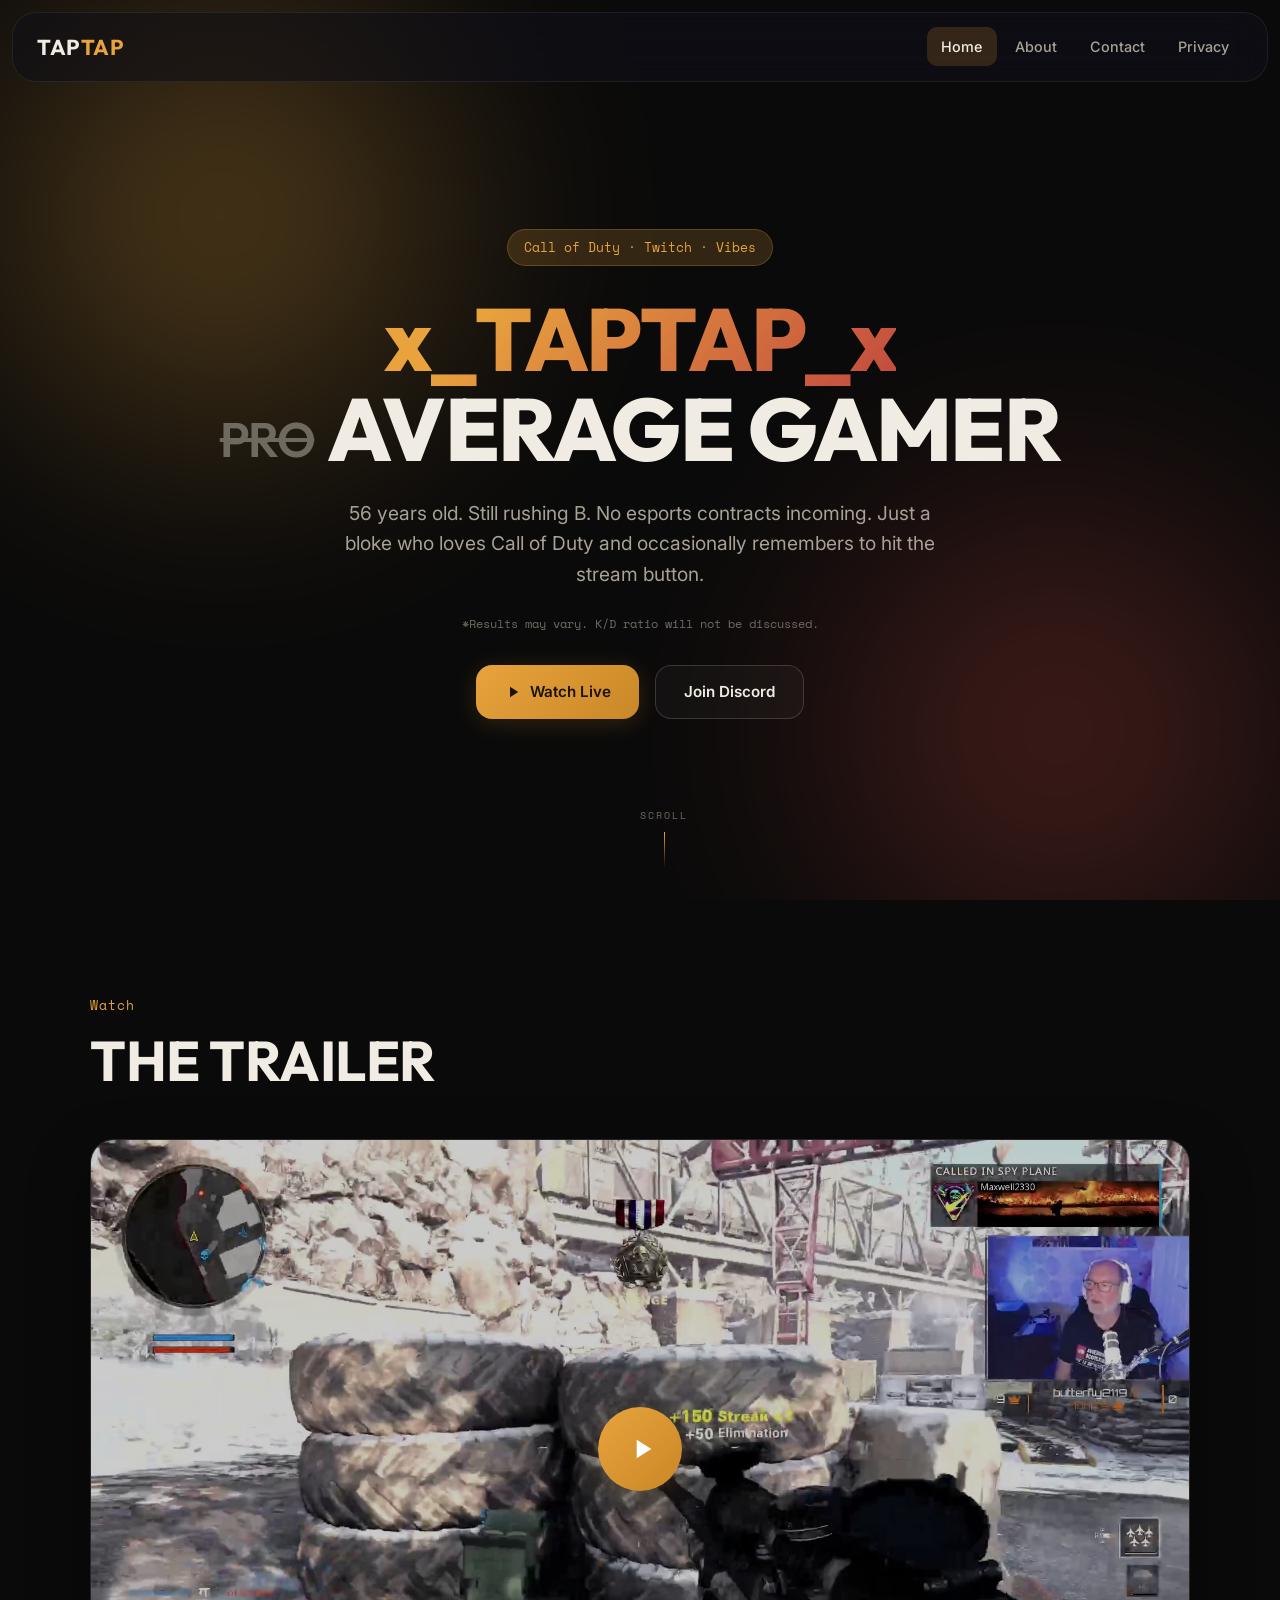
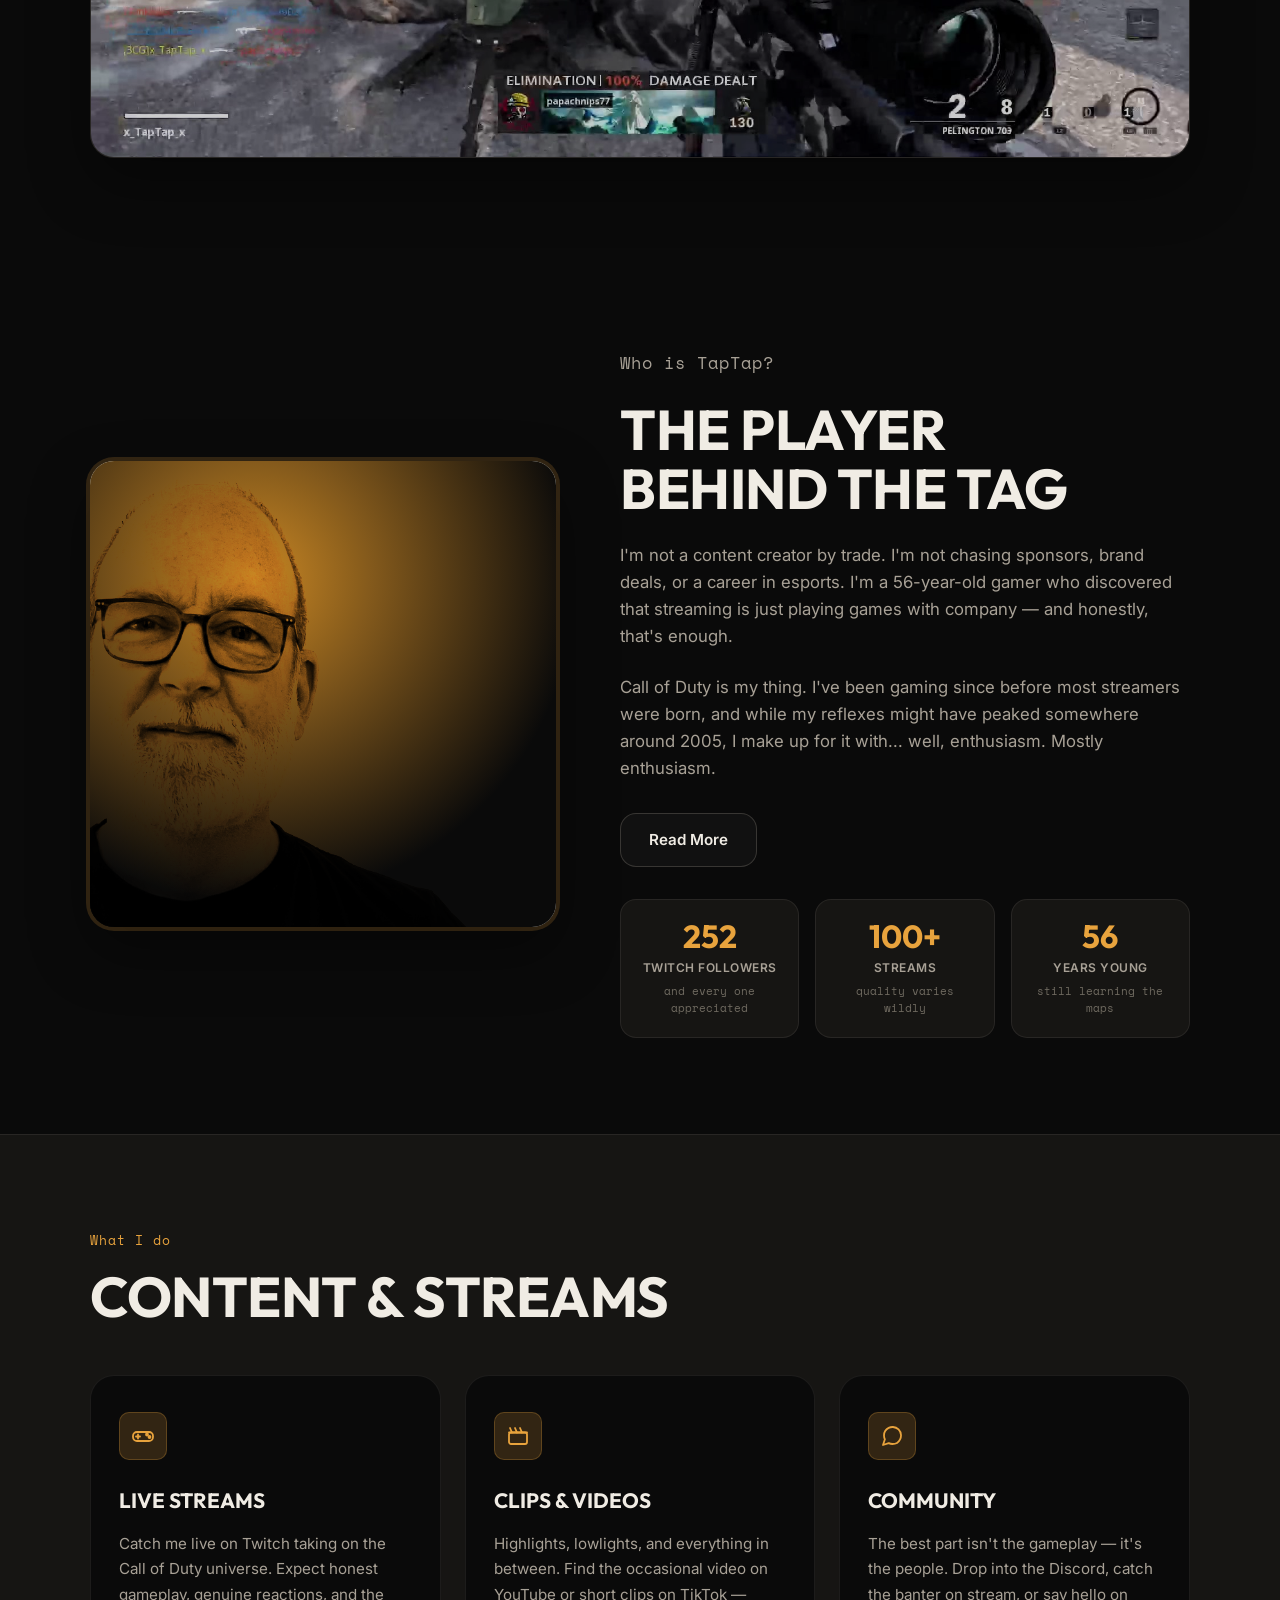
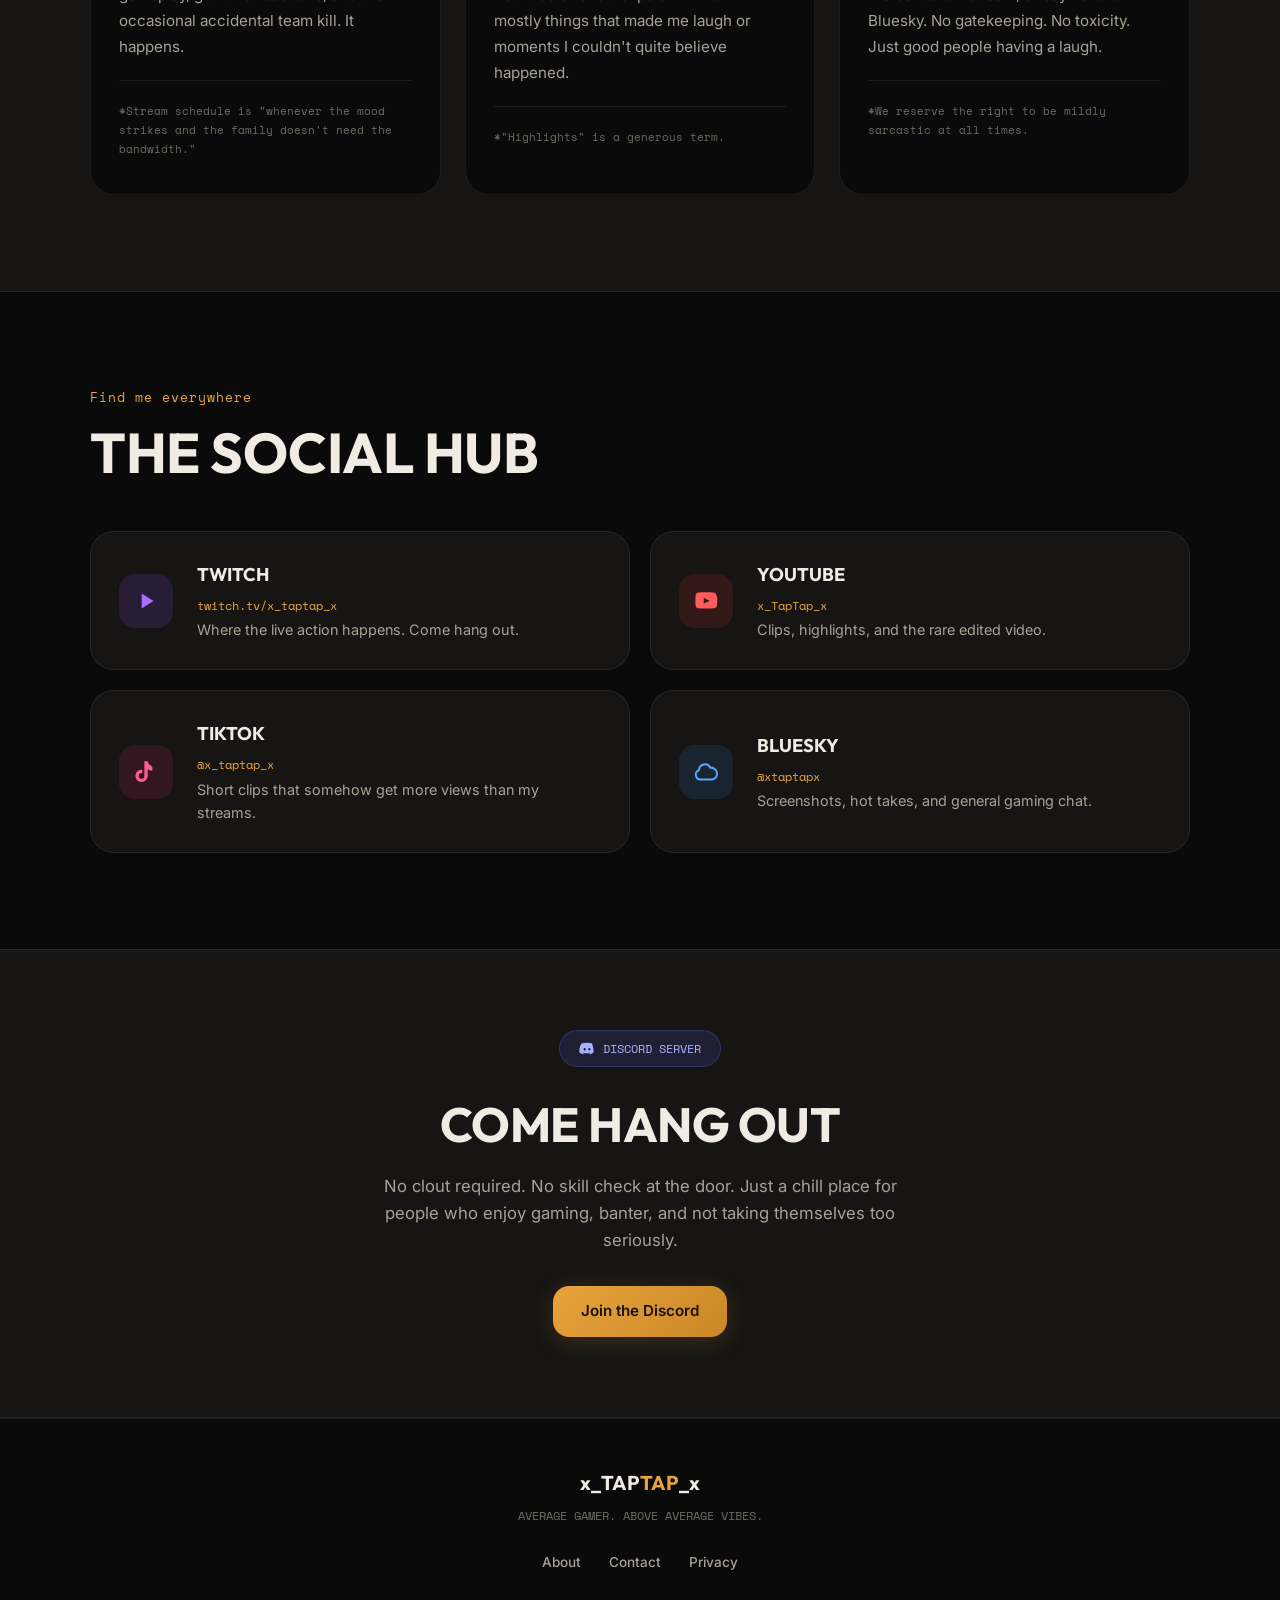
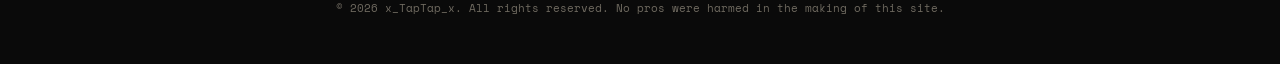
<file: index.html>
<!DOCTYPE html>
<html lang="en">
<head>
  <meta charset="UTF-8">
  <meta name="viewport" content="width=device-width, initial-scale=1.0">
  <title>x_TapTap_x — Average Gamer. Above Average Vibes.</title>
  <meta name="description" content="x_TapTap_x is a 56-year-old Call of Duty streamer on Twitch. No esports contracts, no sponsors — just honest gameplay, a chill Discord, and above average vibes.">
  <meta name="theme-color" content="#0a0a0a">

  <!-- Open Graph / Twitter -->
  <meta property="og:type" content="website">
  <meta property="og:title" content="x_TapTap_x — Average Gamer. Above Average Vibes.">
  <meta property="og:description" content="56 years old. Still rushing B. A Call of Duty streamer with no esports contracts incoming — just genuine gameplay and a good community.">
  <meta property="og:image" content="https://www.xtaptapx.com/itsyerman2.jpg">
  <meta property="og:url" content="https://www.xtaptapx.com/">
  <meta name="twitter:card" content="summary_large_image">
  <meta name="twitter:title" content="x_TapTap_x — Average Gamer. Above Average Vibes.">
  <meta name="twitter:description" content="56 years old. Still rushing B. A Call of Duty streamer with no esports contracts incoming — just genuine gameplay and a good community.">
  <meta name="twitter:image" content="https://www.xtaptapx.com/itsyerman2.jpg">

  <link rel="preconnect" href="https://fonts.googleapis.com">
  <link rel="preconnect" href="https://fonts.gstatic.com" crossorigin>
  <link href="https://fonts.googleapis.com/css2?family=Outfit:wght@400;500;600;700;800&family=Inter:wght@400;500;600;700&family=Space+Mono&display=swap" rel="stylesheet">
  <link rel="stylesheet" href="styles.css">

  <link rel="icon" type="image/png" sizes="256x256" href="/profile-small.png">
  <link rel="apple-touch-icon" href="/profile-small.png">
</head>
<body>

<a href="#main" class="skip-link">Skip to content</a>

<!-- NAV -->
<nav id="navbar">
  <a href="index.html" class="nav-brand">TAP<span>TAP</span></a>
  <ul class="nav-links" id="navLinks">
    <li><a href="index.html" class="active">Home</a></li>
    <li><a href="about.html">About</a></li>
    <li><a href="contact.html">Contact</a></li>
    <li><a href="privacy.html">Privacy</a></li>
  </ul>
  <button class="hamburger" id="hamburger" aria-label="Toggle menu" aria-expanded="false" aria-controls="navLinks">
    <span></span><span></span><span></span>
  </button>
</nav>

<main id="main">

<!-- HERO -->
<section class="hero" id="hero">
  <div class="ambient" aria-hidden="true"></div>
  <div class="hero-content">
    <p class="hero-tag">Call of Duty &middot; Twitch &middot; Vibes</p>
    <h1 class="hero-title">
      <span class="accent">x_TAPTAP_x</span><br>
      <span class="strike">PRO</span> AVERAGE GAMER
    </h1>
    <p class="hero-sub">
      56 years old. Still rushing B. No esports contracts incoming.
      Just a bloke who loves Call of Duty and occasionally remembers to hit the stream button.
    </p>
    <p class="hero-disclaimer">*Results may vary. K/D ratio will not be discussed.</p>
    <div class="hero-buttons">
      <a href="https://www.twitch.tv/x_taptap_x" target="_blank" rel="noopener" class="btn btn-primary">
        <svg viewBox="0 0 24 24" fill="currentColor" aria-hidden="true"><path d="M8 5v14l11-7z"/></svg>
        Watch Live
      </a>
      <a href="https://discord.gg/29JPRXPQ" target="_blank" rel="noopener" class="btn btn-outline">Join Discord</a>
    </div>
  </div>
  <div class="scroll-indicator">
    <span>Scroll</span>
    <div class="scroll-line"></div>
  </div>
</section>

<!-- TRAILER -->
<section class="trailer" id="trailer">
  <div class="container">
    <p class="section-label reveal">Watch</p>
    <h2 class="section-title reveal">THE TRAILER</h2>
    <div class="trailer-player reveal" id="trailerPlayer">
      <img src="video/trailer-poster.jpg" alt="x_TapTap_x channel trailer preview" class="trailer-poster" width="1920" height="1080" loading="lazy">
      <button class="trailer-play" id="trailerPlayBtn" type="button" aria-label="Play channel trailer">
        <svg viewBox="0 0 24 24" fill="currentColor" aria-hidden="true"><path d="M8 5v14l11-7z"/></svg>
      </button>
    </div>
  </div>
</section>

<!-- ABOUT -->
<section class="about" id="about">
  <div class="container">
    <div class="about-grid">
      <div class="about-avatar">
        <img src="itsyerman2.jpg" alt="x_TapTap_x at his gaming setup" width="827" height="674" loading="eager" decoding="async">
      </div>
      <div class="about-text">
        <p class="section-label reveal">Who is TapTap?</p>
        <h2 class="section-title reveal">THE PLAYER<br>BEHIND THE TAG</h2>
        <p class="reveal">
          I'm not a content creator by trade. I'm not chasing sponsors, brand deals, or a career in esports.
          I'm a 56-year-old gamer who discovered that streaming is just playing games
          with company — and honestly, that's enough.
        </p>
        <p class="reveal">
          Call of Duty is my thing. I've been gaming since before most streamers were born,
          and while my reflexes might have peaked somewhere around 2005,
          I make up for it with... well, enthusiasm. Mostly enthusiasm.
        </p>
        <a href="about.html" class="btn btn-outline reveal" style="margin-top:0.5rem;">Read More</a>
        <div class="about-stats stagger-children">
          <div class="stat-box reveal">
            <div class="stat-number">252</div>
            <div class="stat-label">Twitch Followers</div>
            <div class="stat-note">and every one appreciated</div>
          </div>
          <div class="stat-box reveal">
            <div class="stat-number">100+</div>
            <div class="stat-label">Streams</div>
            <div class="stat-note">quality varies wildly</div>
          </div>
          <div class="stat-box reveal">
            <div class="stat-number">56</div>
            <div class="stat-label">Years Young</div>
            <div class="stat-note">still learning the maps</div>
          </div>
        </div>
      </div>
    </div>
  </div>
</section>

<!-- FEATURES -->
<section class="features" id="content">
  <div class="container">
    <p class="section-label reveal">What I do</p>
    <h2 class="section-title reveal">CONTENT &amp; STREAMS</h2>
    <div class="features-grid stagger-children">
      <div class="feature-card reveal">
        <div class="feature-icon">
          <svg viewBox="0 0 24 24" fill="none" stroke="currentColor" stroke-width="1.8" stroke-linecap="round" stroke-linejoin="round" aria-hidden="true"><rect x="2" y="8" width="20" height="9" rx="4"></rect><line x1="7" y1="10.5" x2="7" y2="14.5"></line><line x1="5" y1="12.5" x2="9" y2="12.5"></line><circle cx="16" cy="10.5" r="1"></circle><circle cx="18.5" cy="13" r="1"></circle></svg>
        </div>
        <h3>LIVE STREAMS</h3>
        <p>
          Catch me live on Twitch taking on the Call of Duty universe.
          Expect honest gameplay, genuine reactions, and the occasional
          accidental team kill. It happens.
        </p>
        <p class="disclaimer">*Stream schedule is "whenever the mood strikes and the family doesn't need the bandwidth."</p>
      </div>
      <div class="feature-card reveal">
        <div class="feature-icon">
          <svg viewBox="0 0 24 24" fill="none" stroke="currentColor" stroke-width="1.8" stroke-linecap="round" stroke-linejoin="round" aria-hidden="true"><path d="M3 8.5h18"></path><path d="m4 4 2 4.5"></path><path d="m9 4 2 4.5"></path><path d="m14 4 2 4.5"></path><rect x="3" y="8.5" width="18" height="11.5" rx="2"></rect></svg>
        </div>
        <h3>CLIPS &amp; VIDEOS</h3>
        <p>
          Highlights, lowlights, and everything in between. Find the occasional video
          on YouTube or short clips on TikTok — mostly things that made me laugh or
          moments I couldn't quite believe happened.
        </p>
        <p class="disclaimer">*"Highlights" is a generous term.</p>
      </div>
      <div class="feature-card reveal">
        <div class="feature-icon">
          <svg viewBox="0 0 24 24" fill="none" stroke="currentColor" stroke-width="1.8" stroke-linecap="round" stroke-linejoin="round" aria-hidden="true"><path d="M21 11.5a8.38 8.38 0 0 1-.9 3.8 8.5 8.5 0 0 1-7.6 4.7 8.38 8.38 0 0 1-3.8-.9L3 21l1.9-5.7a8.38 8.38 0 0 1-.9-3.8 8.5 8.5 0 0 1 4.7-7.6 8.38 8.38 0 0 1 3.8-.9h.5a8.48 8.48 0 0 1 8 8v.5z"></path></svg>
        </div>
        <h3>COMMUNITY</h3>
        <p>
          The best part isn't the gameplay — it's the people.
          Drop into the Discord, catch the banter on stream, or say hello on Bluesky.
          No gatekeeping. No toxicity. Just good people having a laugh.
        </p>
        <p class="disclaimer">*We reserve the right to be mildly sarcastic at all times.</p>
      </div>
    </div>
  </div>
</section>

<!-- SOCIAL HUB -->
<section class="social-hub" id="socials">
  <div class="container">
    <p class="section-label reveal">Find me everywhere</p>
    <h2 class="section-title reveal">THE SOCIAL HUB</h2>
    <div class="social-grid stagger-children">
      <a href="https://www.twitch.tv/x_taptap_x" target="_blank" rel="noopener" class="social-card twitch reveal">
        <div class="social-icon">
          <svg viewBox="0 0 24 24" fill="currentColor" aria-hidden="true"><path d="M8 5v14l11-7z"/></svg>
        </div>
        <div class="social-info">
          <h3>TWITCH</h3>
          <span class="social-handle">twitch.tv/x_taptap_x</span>
          <p>Where the live action happens. Come hang out.</p>
        </div>
      </a>
      <a href="https://www.youtube.com/@xTapTapx" target="_blank" rel="noopener" class="social-card youtube reveal">
        <div class="social-icon">
          <svg viewBox="0 0 24 24" fill="currentColor" aria-hidden="true"><path d="M21.6 7.2s-.2-1.5-.8-2.1c-.8-.8-1.7-.8-2.1-.9C15.9 4 12 4 12 4h0s-3.9 0-6.7.2c-.4 0-1.3.1-2.1.9-.6.6-.8 2.1-.8 2.1S2.2 9 2.2 10.7v1.6C2.2 14 2.4 15.8 2.4 15.8s.2 1.5.8 2.1c.8.8 1.8.8 2.3.9 1.7.2 7.1.2 7.1.2s3.9 0 6.7-.3c.4 0 1.3-.1 2.1-.9.6-.6.8-2.1.8-2.1s.2-1.8.2-3.5v-1.6c0-1.7-.2-3.5-.2-3.5zM9.9 14.6V8.9l5.4 2.9-5.4 2.8z"/></svg>
        </div>
        <div class="social-info">
          <h3>YOUTUBE</h3>
          <span class="social-handle">x_TapTap_x</span>
          <p>Clips, highlights, and the rare edited video.</p>
        </div>
      </a>
      <a href="https://www.tiktok.com/@xtaptapx" target="_blank" rel="noopener" class="social-card tiktok reveal">
        <div class="social-icon">
          <svg viewBox="0 0 24 24" fill="currentColor" aria-hidden="true"><path d="M16.6 5.8a4.3 4.3 0 0 1-3-3.8h-3.1v13.6a2.6 2.6 0 1 1-2.6-2.6c.2 0 .5 0 .7.1V9.9a5.7 5.7 0 1 0 5 5.7V9.4a7.3 7.3 0 0 0 4.3 1.4V7.7a4.3 4.3 0 0 1-1.3-1.9z"/></svg>
        </div>
        <div class="social-info">
          <h3>TIKTOK</h3>
          <span class="social-handle">@x_taptap_x</span>
          <p>Short clips that somehow get more views than my streams.</p>
        </div>
      </a>
      <a href="https://bsky.app/profile/xtaptapx.com" target="_blank" rel="noopener" class="social-card bluesky reveal">
        <div class="social-icon">
          <svg viewBox="0 0 24 24" fill="none" stroke="currentColor" stroke-width="1.8" stroke-linecap="round" stroke-linejoin="round" aria-hidden="true"><path d="M17.5 19H7a4.5 4.5 0 0 1-1.5-8.7A5.5 5.5 0 0 1 16 8.2 4 4 0 0 1 17.5 19z"></path></svg>
        </div>
        <div class="social-info">
          <h3>BLUESKY</h3>
          <span class="social-handle">@xtaptapx</span>
          <p>Screenshots, hot takes, and general gaming chat.</p>
        </div>
      </a>
    </div>
  </div>
</section>

<!-- DISCORD CTA -->
<section class="discord-cta" id="community">
  <div class="container">
    <div class="discord-badge reveal">
      <svg viewBox="0 0 24 24" fill="currentColor" aria-hidden="true"><path d="M20.3 5.4A18 18 0 0 0 15.9 4l-.3.6a13.5 13.5 0 0 1 3.7 1.4 15 15 0 0 0-14.6 0A13.5 13.5 0 0 1 8.4 4.6L8.1 4a18 18 0 0 0-4.4 1.4C1 10 .3 14.5.6 18.9a18 18 0 0 0 5.5 2.7l1-1.6a11.6 11.6 0 0 1-1.9-.9c.2-.1.3-.3.5-.4a13 13 0 0 0 11 0l.5.4c-.6.4-1.2.6-1.9.9l1 1.6a18 18 0 0 0 5.5-2.7c.4-5.1-.9-9.5-2.5-13.5zM8.5 15.9c-.9 0-1.7-.9-1.7-1.9s.7-1.9 1.7-1.9 1.7.9 1.7 1.9-.8 1.9-1.7 1.9zm7 0c-.9 0-1.7-.9-1.7-1.9s.7-1.9 1.7-1.9 1.7.9 1.7 1.9-.8 1.9-1.7 1.9z"/></svg>
      DISCORD SERVER
    </div>
    <h2 class="section-title reveal">COME HANG OUT</h2>
    <p class="reveal">
      No clout required. No skill check at the door. Just a chill place for people
      who enjoy gaming, banter, and not taking themselves too seriously.
    </p>
    <a href="https://discord.gg/29JPRXPQ" target="_blank" rel="noopener" class="btn btn-primary reveal">Join the Discord</a>
  </div>
</section>

</main>

<!-- FOOTER -->
<footer>
  <div class="footer-brand">x_TAP<span>TAP</span>_x</div>
  <p class="footer-tagline">AVERAGE GAMER. ABOVE AVERAGE VIBES.</p>
  <ul class="footer-links">
    <li><a href="about.html">About</a></li>
    <li><a href="contact.html">Contact</a></li>
    <li><a href="privacy.html">Privacy</a></li>
  </ul>
  <p class="footer-copy">&copy; 2026 x_TapTap_x. All rights reserved. No pros were harmed in the making of this site.</p>
</footer>

<script src="main.js"></script>
</body>
</html>
</file>
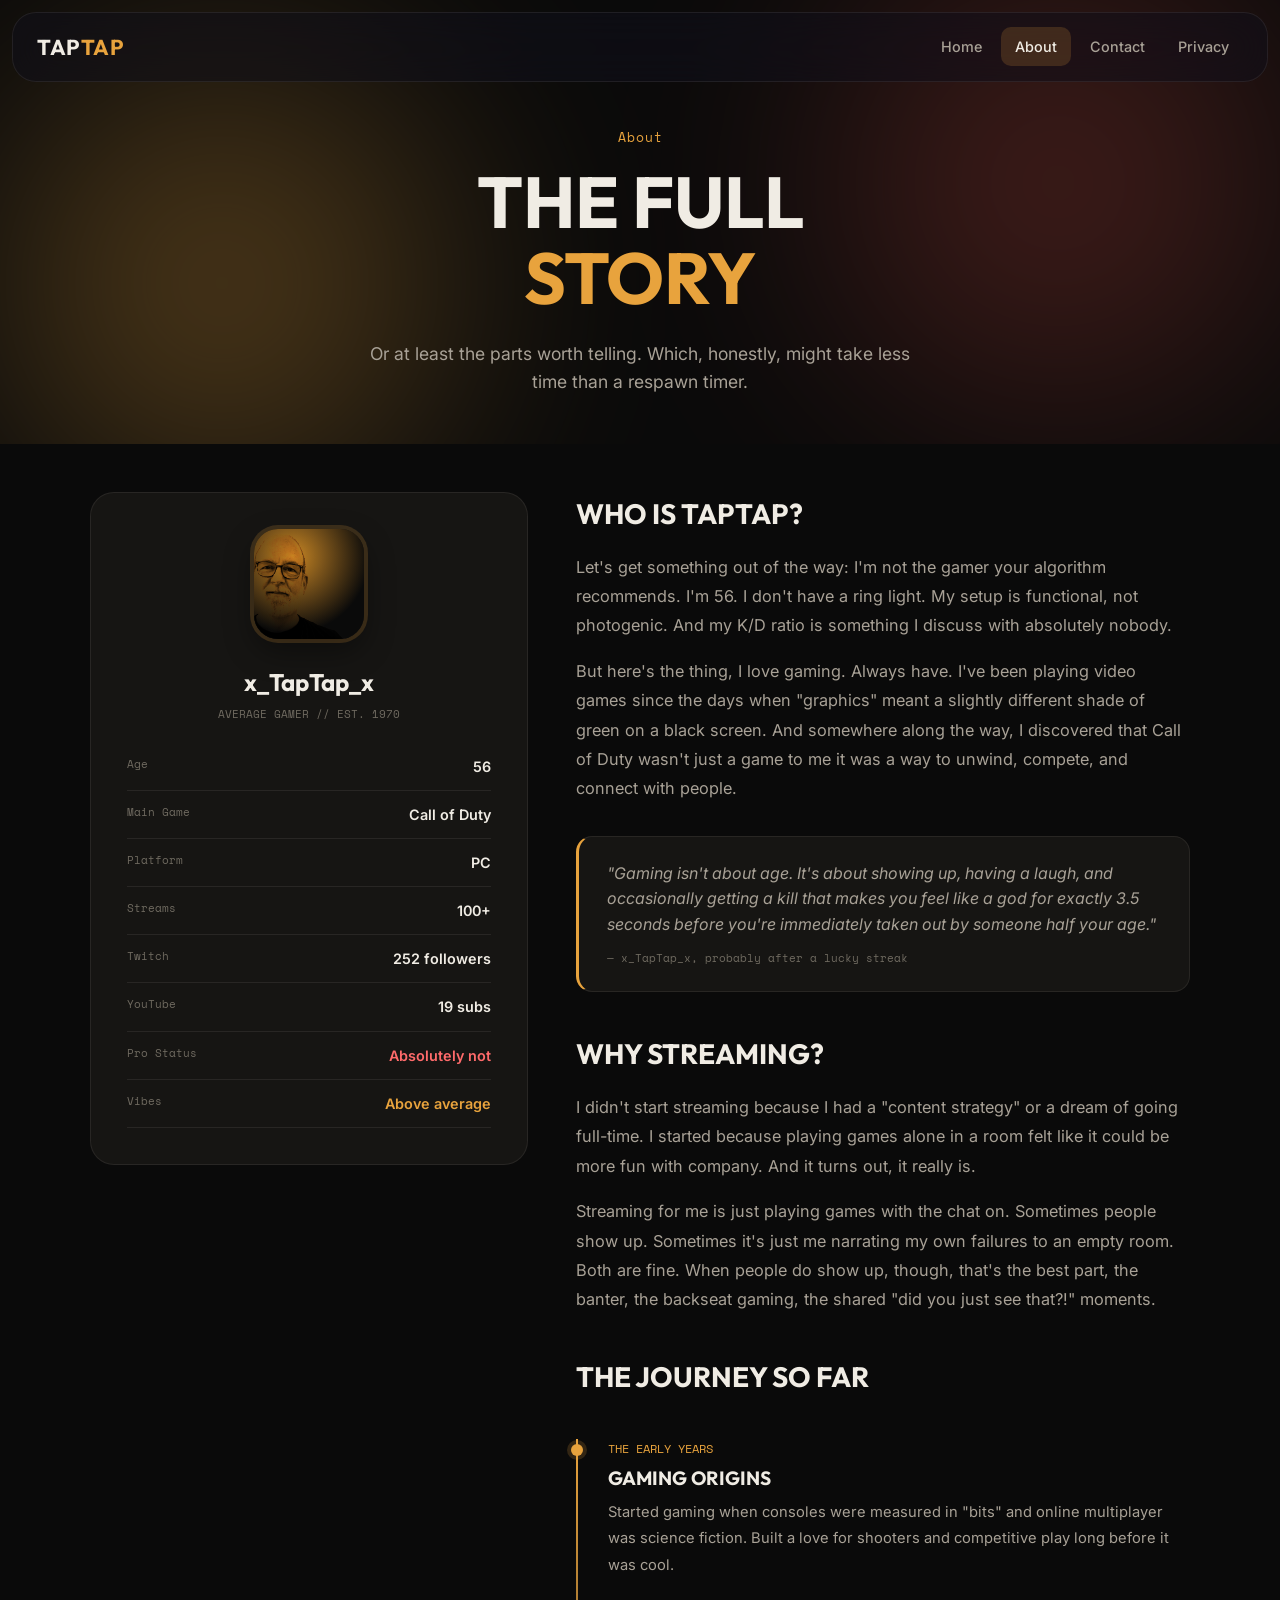
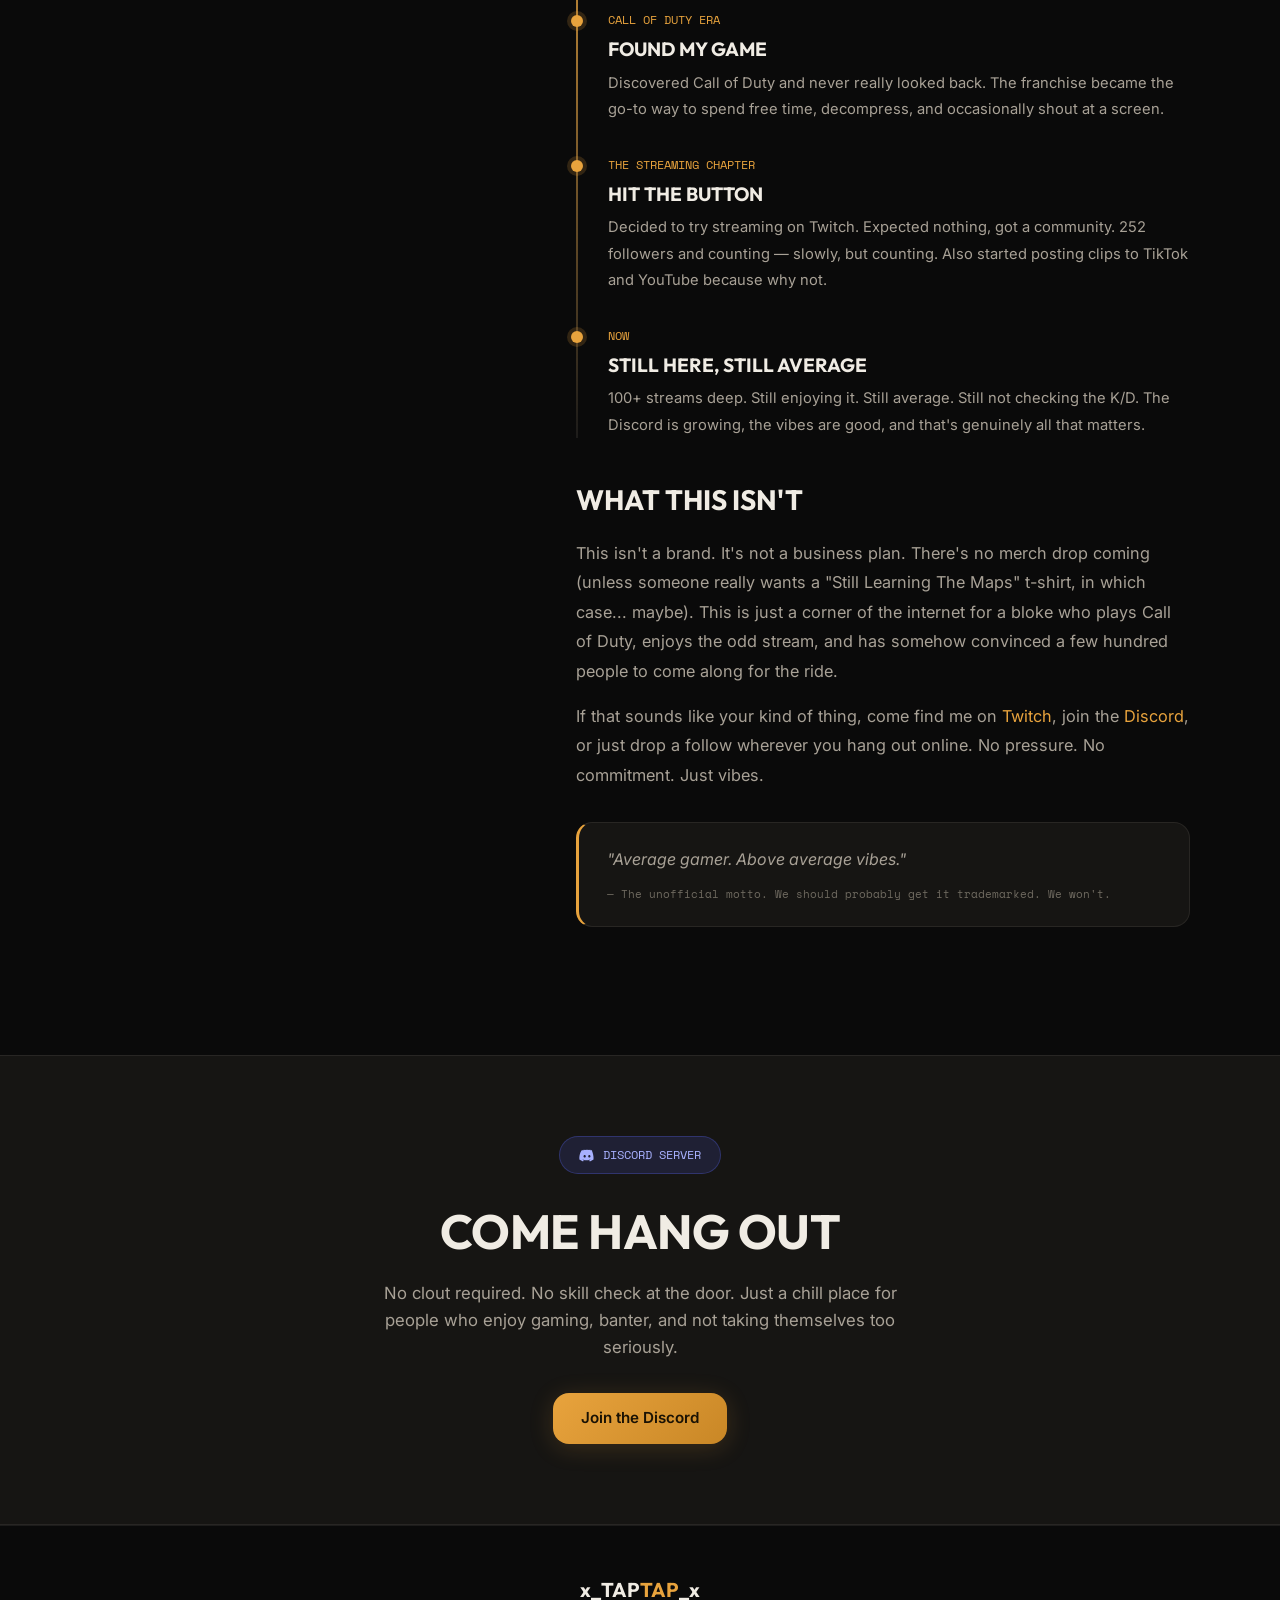
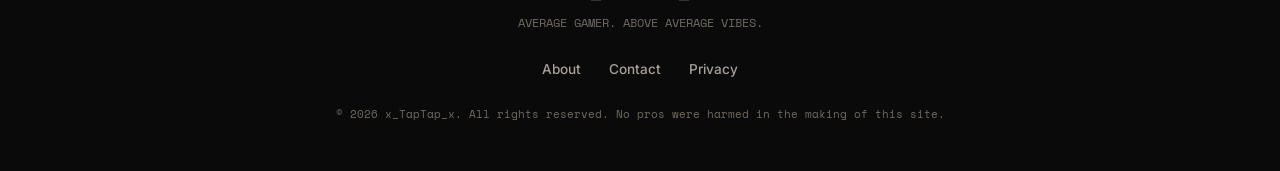
<file: about.html>
<!DOCTYPE html>
<html lang="en">
<head>
<meta charset="UTF-8">
<meta name="viewport" content="width=device-width, initial-scale=1.0">
<title>About — x_TapTap_x</title>
<meta name="description" content="The full story behind x_TapTap_x: a 56-year-old Call of Duty streamer who started streaming for the company, not the clout.">
<meta name="theme-color" content="#0a0a0a">
<meta property="og:type" content="profile">
<meta property="og:title" content="About — x_TapTap_x">
<meta property="og:description" content="The full story behind x_TapTap_x: a 56-year-old Call of Duty streamer who started streaming for the company, not the clout.">
<meta property="og:image" content="https://www.xtaptapx.com/itsyerman2.jpg">
<meta property="og:url" content="https://www.xtaptapx.com/about.html">
<meta name="twitter:card" content="summary_large_image">

<link rel="preconnect" href="https://fonts.googleapis.com">
<link rel="preconnect" href="https://fonts.gstatic.com" crossorigin>
<link href="https://fonts.googleapis.com/css2?family=Outfit:wght@400;500;600;700;800&family=Inter:wght@400;500;600;700&family=Space+Mono&display=swap" rel="stylesheet">
<link rel="stylesheet" href="styles.css">
<link rel="icon" type="image/png" sizes="256x256" href="/profile-small.png">
<link rel="apple-touch-icon" href="/profile-small.png">
</head>
<body>

<a href="#main" class="skip-link">Skip to content</a>

<!-- NAV -->
<nav id="navbar">
  <a href="index.html" class="nav-brand">TAP<span>TAP</span></a>
  <ul class="nav-links" id="navLinks">
    <li><a href="index.html">Home</a></li>
    <li><a href="about.html" class="active">About</a></li>
    <li><a href="contact.html">Contact</a></li>
    <li><a href="privacy.html">Privacy</a></li>
  </ul>
  <button class="hamburger" id="hamburger" aria-label="Toggle menu" aria-expanded="false" aria-controls="navLinks">
    <span></span><span></span><span></span>
  </button>
</nav>

<main id="main">

<!-- PAGE HEADER -->
<section class="page-header">
  <div class="ambient" aria-hidden="true"></div>
  <div class="page-header-content">
    <p class="section-label">About</p>
    <h1 class="section-title">THE FULL<br><span style="color:var(--primary)">STORY</span></h1>
    <p class="page-header-sub">
      Or at least the parts worth telling. Which, honestly, might take less time than a respawn timer.
    </p>
  </div>
</section>

<!-- ABOUT CONTENT -->
<section class="about-page-content">
  <div class="container">
    <div class="about-full-grid">

      <!-- SIDEBAR -->
      <div class="about-sidebar">
        <div class="about-profile-card reveal">
          <div class="profile-avatar"><img src="itsyerman2.jpg" alt="x_TapTap_x" width="827" height="674" loading="lazy" decoding="async"></div>
          <div class="profile-name">x_TapTap_x</div>
          <p class="profile-subtitle">AVERAGE GAMER // EST. 1970</p>
          <ul class="profile-details">
            <li>
              <span class="label">Age</span>
              <span class="value">56</span>
            </li>
            <li>
              <span class="label">Main Game</span>
              <span class="value">Call of Duty</span>
            </li>
            <li>
              <span class="label">Platform</span>
              <span class="value">PC</span>
            </li>
            <li>
              <span class="label">Streams</span>
              <span class="value">100+</span>
            </li>
            <li>
              <span class="label">Twitch</span>
              <span class="value">252 followers</span>
            </li>
            <li>
              <span class="label">YouTube</span>
              <span class="value">19 subs</span>
            </li>
            <li>
              <span class="label">Pro Status</span>
              <span class="value" style="color:var(--danger)">Absolutely not</span>
            </li>
            <li>
              <span class="label">Vibes</span>
              <span class="value" style="color:var(--primary)">Above average</span>
            </li>
          </ul>
        </div>
      </div>

      <!-- MAIN BODY -->
      <div class="about-body">
        <h3 class="reveal">WHO IS TAPTAP?</h3>
        <p class="reveal">
          Let's get something out of the way: I'm not the gamer your algorithm recommends.
          I'm 56. I don't have a ring light. My setup is functional, not photogenic.
          And my K/D ratio is something I discuss with absolutely nobody.
        </p>
        <p class="reveal">
          But here's the thing, I love gaming. Always have. I've been playing video games
          since the days when "graphics" meant a slightly different shade of green on a black screen.
          And somewhere along the way, I discovered that Call of Duty wasn't just a game to me
          it was a way to unwind, compete, and connect with people.
        </p>

        <div class="highlight-box reveal">
          "Gaming isn't about age. It's about showing up, having a laugh, and occasionally
          getting a kill that makes you feel like a god for exactly 3.5 seconds before
          you're immediately taken out by someone half your age."
          <span class="disclaimer">— x_TapTap_x, probably after a lucky streak</span>
        </div>

        <h3 class="reveal">WHY STREAMING?</h3>
        <p class="reveal">
          I didn't start streaming because I had a "content strategy" or a dream of going full-time.
          I started because playing games alone in a room felt like it could be more fun with company.
          And it turns out, it really is.
        </p>
        <p class="reveal">
          Streaming for me is just playing games with the chat on. Sometimes people show up.
          Sometimes it's just me narrating my own failures to an empty room. Both are fine.
          When people do show up, though, that's the best part, the banter, the backseat gaming,
          the shared "did you just see that?!" moments.
        </p>

        <h3 class="reveal">THE JOURNEY SO FAR</h3>
        <div class="timeline reveal">
          <div class="timeline-item">
            <div class="timeline-year">THE EARLY YEARS</div>
            <h4>GAMING ORIGINS</h4>
            <p>Started gaming when consoles were measured in "bits" and online multiplayer was science fiction. Built a love for shooters and competitive play long before it was cool.</p>
          </div>
          <div class="timeline-item">
            <div class="timeline-year">CALL OF DUTY ERA</div>
            <h4>FOUND MY GAME</h4>
            <p>Discovered Call of Duty and never really looked back. The franchise became the go-to way to spend free time, decompress, and occasionally shout at a screen.</p>
          </div>
          <div class="timeline-item">
            <div class="timeline-year">THE STREAMING CHAPTER</div>
            <h4>HIT THE BUTTON</h4>
            <p>Decided to try streaming on Twitch. Expected nothing, got a community. 252 followers and counting — slowly, but counting. Also started posting clips to TikTok and YouTube because why not.</p>
          </div>
          <div class="timeline-item">
            <div class="timeline-year">NOW</div>
            <h4>STILL HERE, STILL AVERAGE</h4>
            <p>100+ streams deep. Still enjoying it. Still average. Still not checking the K/D. The Discord is growing, the vibes are good, and that's genuinely all that matters.</p>
          </div>
        </div>

        <h3 class="reveal">WHAT THIS ISN'T</h3>
        <p class="reveal">
          This isn't a brand. It's not a business plan. There's no merch drop coming
          (unless someone really wants a "Still Learning The Maps" t-shirt, in which case... maybe).
          This is just a corner of the internet for a bloke who plays Call of Duty, enjoys the odd stream,
          and has somehow convinced a few hundred people to come along for the ride.
        </p>
        <p class="reveal">
          If that sounds like your kind of thing, come find me on
          <a href="https://www.twitch.tv/x_taptap_x" target="_blank" rel="noopener">Twitch</a>,
          join the <a href="https://discord.gg/29JPRXPQ" target="_blank" rel="noopener">Discord</a>,
          or just drop a follow wherever you hang out online.
          No pressure. No commitment. Just vibes.
        </p>

        <div class="highlight-box reveal">
          "Average gamer. Above average vibes."
          <span class="disclaimer">— The unofficial motto. We should probably get it trademarked. We won't.</span>
        </div>
      </div>

    </div>
  </div>
</section>

<!-- DISCORD CTA -->
<section class="discord-cta">
  <div class="container">
    <div class="discord-badge reveal">
      <svg viewBox="0 0 24 24" fill="currentColor" aria-hidden="true"><path d="M20.3 5.4A18 18 0 0 0 15.9 4l-.3.6a13.5 13.5 0 0 1 3.7 1.4 15 15 0 0 0-14.6 0A13.5 13.5 0 0 1 8.4 4.6L8.1 4a18 18 0 0 0-4.4 1.4C1 10 .3 14.5.6 18.9a18 18 0 0 0 5.5 2.7l1-1.6a11.6 11.6 0 0 1-1.9-.9c.2-.1.3-.3.5-.4a13 13 0 0 0 11 0l.5.4c-.6.4-1.2.6-1.9.9l1 1.6a18 18 0 0 0 5.5-2.7c.4-5.1-.9-9.5-2.5-13.5zM8.5 15.9c-.9 0-1.7-.9-1.7-1.9s.7-1.9 1.7-1.9 1.7.9 1.7 1.9-.8 1.9-1.7 1.9zm7 0c-.9 0-1.7-.9-1.7-1.9s.7-1.9 1.7-1.9 1.7.9 1.7 1.9-.8 1.9-1.7 1.9z"/></svg>
      DISCORD SERVER
    </div>
    <h2 class="section-title reveal">COME HANG OUT</h2>
    <p class="reveal">
      No clout required. No skill check at the door. Just a chill place for people
      who enjoy gaming, banter, and not taking themselves too seriously.
    </p>
    <a href="https://discord.gg/29JPRXPQ" target="_blank" rel="noopener" class="btn btn-primary reveal">Join the Discord</a>
  </div>
</section>

</main>

<!-- FOOTER -->
<footer>
  <div class="footer-brand">x_TAP<span>TAP</span>_x</div>
  <p class="footer-tagline">AVERAGE GAMER. ABOVE AVERAGE VIBES.</p>
  <ul class="footer-links">
    <li><a href="about.html">About</a></li>
    <li><a href="contact.html">Contact</a></li>
    <li><a href="privacy.html">Privacy</a></li>
  </ul>
  <p class="footer-copy">&copy; 2026 x_TapTap_x. All rights reserved. No pros were harmed in the making of this site.</p>
</footer>

<script src="main.js"></script>
</body>
</html>
</file>
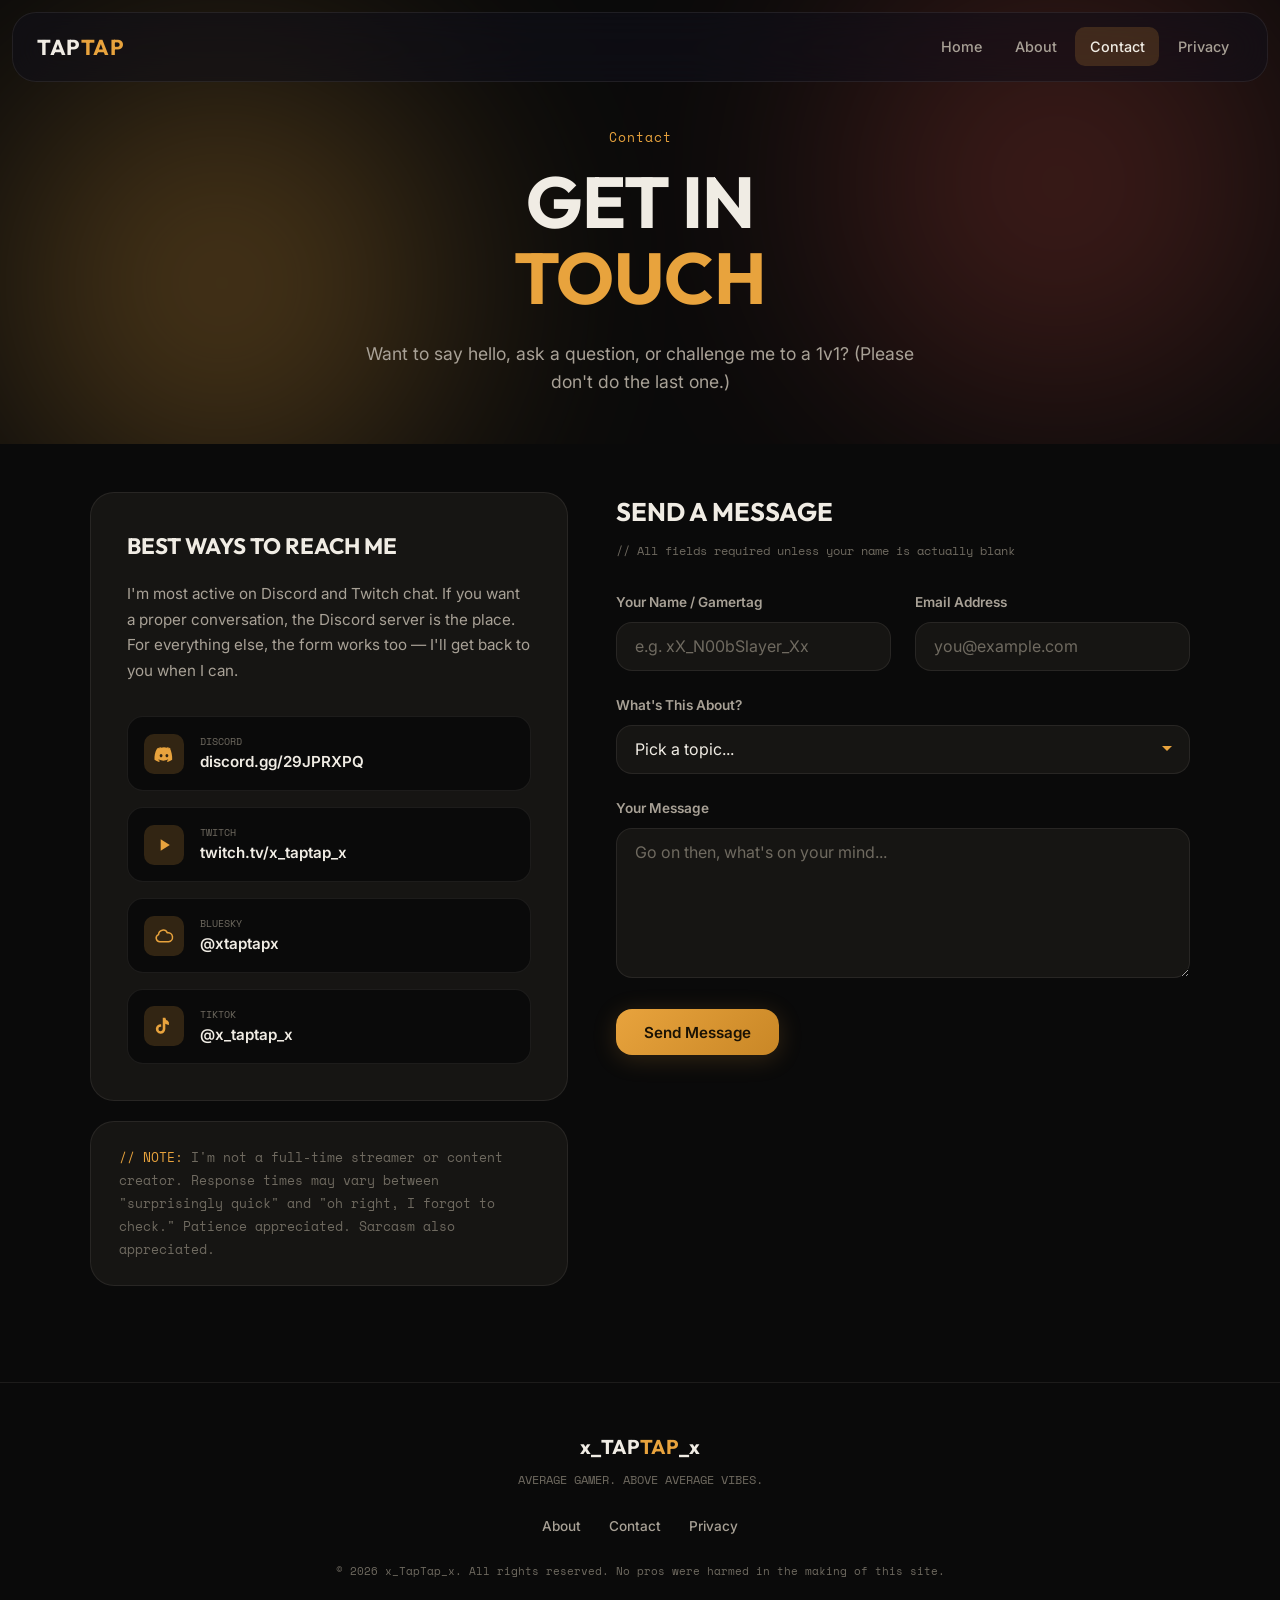
<file: contact.html>
<!DOCTYPE html>
<html lang="en">
<head>
<meta charset="UTF-8">
<meta name="viewport" content="width=device-width, initial-scale=1.0">
<title>Contact — x_TapTap_x</title>
<meta name="description" content="Get in touch with x_TapTap_x via Discord, Twitch chat, Bluesky, TikTok, or the contact form below.">
<meta name="theme-color" content="#0a0a0a">
<meta property="og:type" content="website">
<meta property="og:title" content="Contact — x_TapTap_x">
<meta property="og:description" content="Get in touch with x_TapTap_x via Discord, Twitch chat, Bluesky, TikTok, or the contact form below.">
<meta property="og:image" content="https://www.xtaptapx.com/itsyerman2.jpg">
<meta property="og:url" content="https://www.xtaptapx.com/contact.html">
<meta name="twitter:card" content="summary_large_image">

<link rel="preconnect" href="https://fonts.googleapis.com">
<link rel="preconnect" href="https://fonts.gstatic.com" crossorigin>
<link href="https://fonts.googleapis.com/css2?family=Outfit:wght@400;500;600;700;800&family=Inter:wght@400;500;600;700&family=Space+Mono&display=swap" rel="stylesheet">
<link rel="stylesheet" href="styles.css">
<link rel="icon" type="image/png" sizes="256x256" href="/profile-small.png">
<link rel="apple-touch-icon" href="/profile-small.png">
</head>
<body>

<a href="#main" class="skip-link">Skip to content</a>

<!-- NAV -->
<nav id="navbar">
  <a href="index.html" class="nav-brand">TAP<span>TAP</span></a>
  <ul class="nav-links" id="navLinks">
    <li><a href="index.html">Home</a></li>
    <li><a href="about.html">About</a></li>
    <li><a href="contact.html" class="active">Contact</a></li>
    <li><a href="privacy.html">Privacy</a></li>
  </ul>
  <button class="hamburger" id="hamburger" aria-label="Toggle menu" aria-expanded="false" aria-controls="navLinks">
    <span></span><span></span><span></span>
  </button>
</nav>

<main id="main">

<!-- PAGE HEADER -->
<section class="page-header">
  <div class="ambient" aria-hidden="true"></div>
  <div class="page-header-content">
    <p class="section-label">Contact</p>
    <h1 class="section-title">GET IN<br><span style="color:var(--primary)">TOUCH</span></h1>
    <p class="page-header-sub">
      Want to say hello, ask a question, or challenge me to a 1v1? (Please don't do the last one.)
    </p>
  </div>
</section>

<!-- CONTACT CONTENT -->
<section class="contact-content">
  <div class="container">
    <div class="contact-grid">

      <!-- INFO SIDEBAR -->
      <div>
        <div class="contact-info-card reveal">
          <h3>BEST WAYS TO REACH ME</h3>
          <p>
            I'm most active on Discord and Twitch chat. If you want a proper conversation,
            the Discord server is the place. For everything else, the form works too — I'll
            get back to you when I can.
          </p>
          <ul class="contact-methods">
            <li class="contact-method">
              <div class="contact-method-icon">
                <svg viewBox="0 0 24 24" fill="currentColor" aria-hidden="true"><path d="M20.3 5.4A18 18 0 0 0 15.9 4l-.3.6a13.5 13.5 0 0 1 3.7 1.4 15 15 0 0 0-14.6 0A13.5 13.5 0 0 1 8.4 4.6L8.1 4a18 18 0 0 0-4.4 1.4C1 10 .3 14.5.6 18.9a18 18 0 0 0 5.5 2.7l1-1.6a11.6 11.6 0 0 1-1.9-.9c.2-.1.3-.3.5-.4a13 13 0 0 0 11 0l.5.4c-.6.4-1.2.6-1.9.9l1 1.6a18 18 0 0 0 5.5-2.7c.4-5.1-.9-9.5-2.5-13.5zM8.5 15.9c-.9 0-1.7-.9-1.7-1.9s.7-1.9 1.7-1.9 1.7.9 1.7 1.9-.8 1.9-1.7 1.9zm7 0c-.9 0-1.7-.9-1.7-1.9s.7-1.9 1.7-1.9 1.7.9 1.7 1.9-.8 1.9-1.7 1.9z"/></svg>
              </div>
              <div>
                <div class="contact-method-label">Discord</div>
                <div class="contact-method-value">
                  <a href="https://discord.gg/29JPRXPQ" target="_blank" rel="noopener">discord.gg/29JPRXPQ</a>
                </div>
              </div>
            </li>
            <li class="contact-method">
              <div class="contact-method-icon">
                <svg viewBox="0 0 24 24" fill="currentColor" aria-hidden="true"><path d="M8 5v14l11-7z"/></svg>
              </div>
              <div>
                <div class="contact-method-label">Twitch</div>
                <div class="contact-method-value">
                  <a href="https://www.twitch.tv/x_taptap_x" target="_blank" rel="noopener">twitch.tv/x_taptap_x</a>
                </div>
              </div>
            </li>
            <li class="contact-method">
              <div class="contact-method-icon">
                <svg viewBox="0 0 24 24" fill="none" stroke="currentColor" stroke-width="1.8" stroke-linecap="round" stroke-linejoin="round" aria-hidden="true"><path d="M17.5 19H7a4.5 4.5 0 0 1-1.5-8.7A5.5 5.5 0 0 1 16 8.2 4 4 0 0 1 17.5 19z"></path></svg>
              </div>
              <div>
                <div class="contact-method-label">Bluesky</div>
                <div class="contact-method-value">
                  <a href="https://bsky.app/profile/xtaptapx.com" target="_blank" rel="noopener">@xtaptapx</a>
                </div>
              </div>
            </li>
            <li class="contact-method">
              <div class="contact-method-icon">
                <svg viewBox="0 0 24 24" fill="currentColor" aria-hidden="true"><path d="M16.6 5.8a4.3 4.3 0 0 1-3-3.8h-3.1v13.6a2.6 2.6 0 1 1-2.6-2.6c.2 0 .5 0 .7.1V9.9a5.7 5.7 0 1 0 5 5.7V9.4a7.3 7.3 0 0 0 4.3 1.4V7.7a4.3 4.3 0 0 1-1.3-1.9z"/></svg>
              </div>
              <div>
                <div class="contact-method-label">TikTok</div>
                <div class="contact-method-value">
                  <a href="https://www.tiktok.com/@xtaptapx" target="_blank" rel="noopener">@x_taptap_x</a>
                </div>
              </div>
            </li>
          </ul>
        </div>

        <div class="contact-note-card reveal">
          <p><span class="highlight">// NOTE:</span> I'm not a full-time streamer or content creator.
            Response times may vary between "surprisingly quick" and "oh right, I forgot to check."
            Patience appreciated. Sarcasm also appreciated.</p>
        </div>
      </div>

      <!-- CONTACT FORM -->
      <div class="contact-form-area">
        <h3 class="reveal">SEND A MESSAGE</h3>
        <p class="form-sub reveal">// All fields required unless your name is actually blank</p>

        <form class="reveal" id="contactForm" novalidate>
          <div class="form-row">
            <div class="form-group">
              <label for="name">Your Name / Gamertag</label>
              <input type="text" id="name" name="name" placeholder="e.g. xX_N00bSlayer_Xx" autocomplete="name" required>
            </div>
            <div class="form-group">
              <label for="email">Email Address</label>
              <input type="email" id="email" name="email" placeholder="you@example.com" autocomplete="email" required>
            </div>
          </div>

          <div class="form-group">
            <label for="subject">What's This About?</label>
            <select id="subject" name="subject" required>
              <option value="" disabled selected>Pick a topic...</option>
              <option value="general">General Hello / Chat</option>
              <option value="collab">Collaboration / Play Together</option>
              <option value="tech">Technical Issue / Bug Report</option>
              <option value="feedback">Feedback / Suggestion</option>
              <option value="other">Something Else Entirely</option>
            </select>
          </div>

          <div class="form-group">
            <label for="message">Your Message</label>
            <textarea id="message" name="message" placeholder="Go on then, what's on your mind..." required></textarea>
          </div>

          <button class="btn btn-primary" type="submit" id="submitBtn">Send Message</button>

          <div id="formFeedback" class="form-feedback" role="status" aria-live="polite"></div>
        </form>
      </div>

    </div>
  </div>
</section>

</main>

<!-- FOOTER -->
<footer>
  <div class="footer-brand">x_TAP<span>TAP</span>_x</div>
  <p class="footer-tagline">AVERAGE GAMER. ABOVE AVERAGE VIBES.</p>
  <ul class="footer-links">
    <li><a href="about.html">About</a></li>
    <li><a href="contact.html">Contact</a></li>
    <li><a href="privacy.html">Privacy</a></li>
  </ul>
  <p class="footer-copy">&copy; 2026 x_TapTap_x. All rights reserved. No pros were harmed in the making of this site.</p>
</footer>

<script src="main.js"></script>
<script>
  document.getElementById('contactForm').addEventListener('submit', function (e) {
    e.preventDefault();

    const form = e.target;
    const feedback = document.getElementById('formFeedback');
    const btn = document.getElementById('submitBtn');

    if (!form.checkValidity()) {
      form.reportValidity();
      feedback.textContent = '// ERROR: Please fill in all fields. Even the boring ones.';
      feedback.className = 'form-feedback visible error';
      return;
    }

    btn.textContent = 'Sending...';
    btn.disabled = true;

    // Simulate send — replace with actual form handler (Formspree, Netlify Forms, etc.)
    setTimeout(() => {
      feedback.textContent = '// MESSAGE SENT. Nice one. I\'ll get back to you — probably.';
      feedback.className = 'form-feedback visible success';
      btn.textContent = 'Sent!';
      form.reset();

      setTimeout(() => {
        btn.textContent = 'Send Message';
        btn.disabled = false;
      }, 3000);
    }, 1200);
  });
</script>
</body>
</html>
</file>
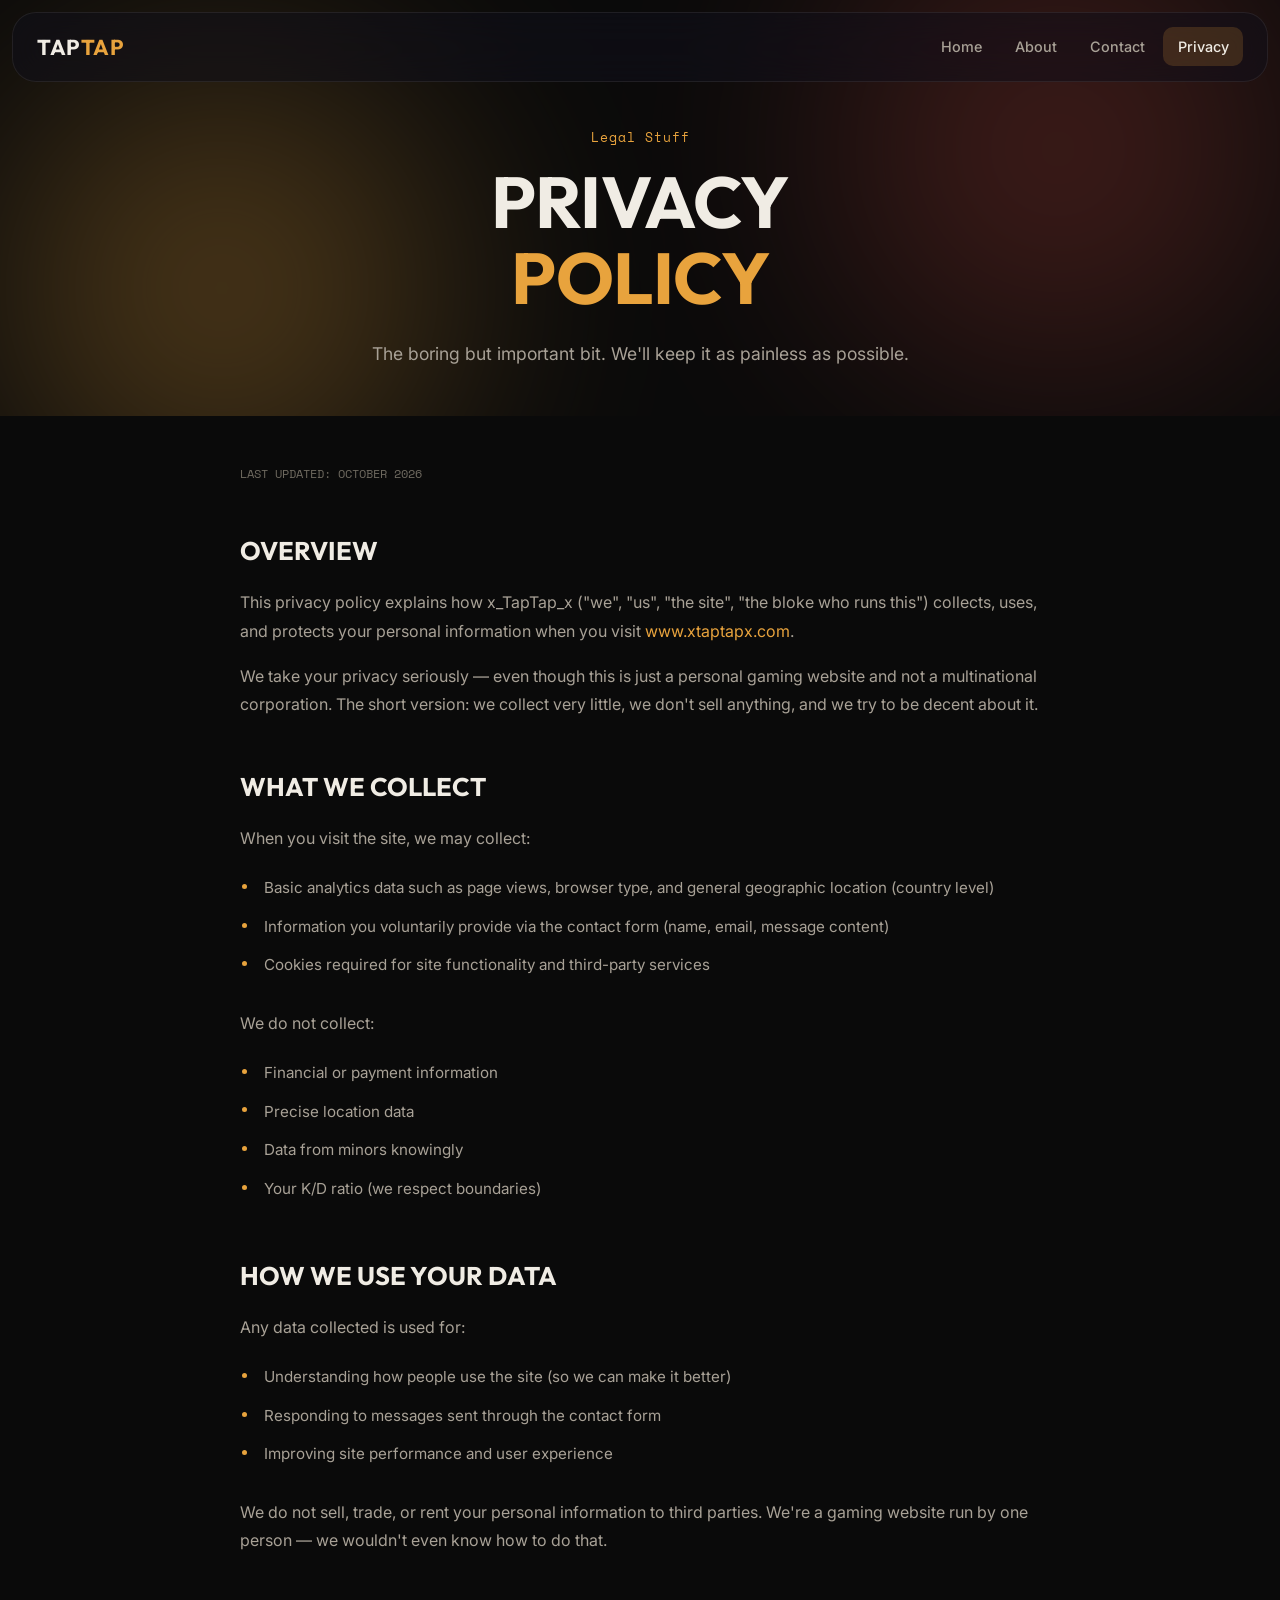
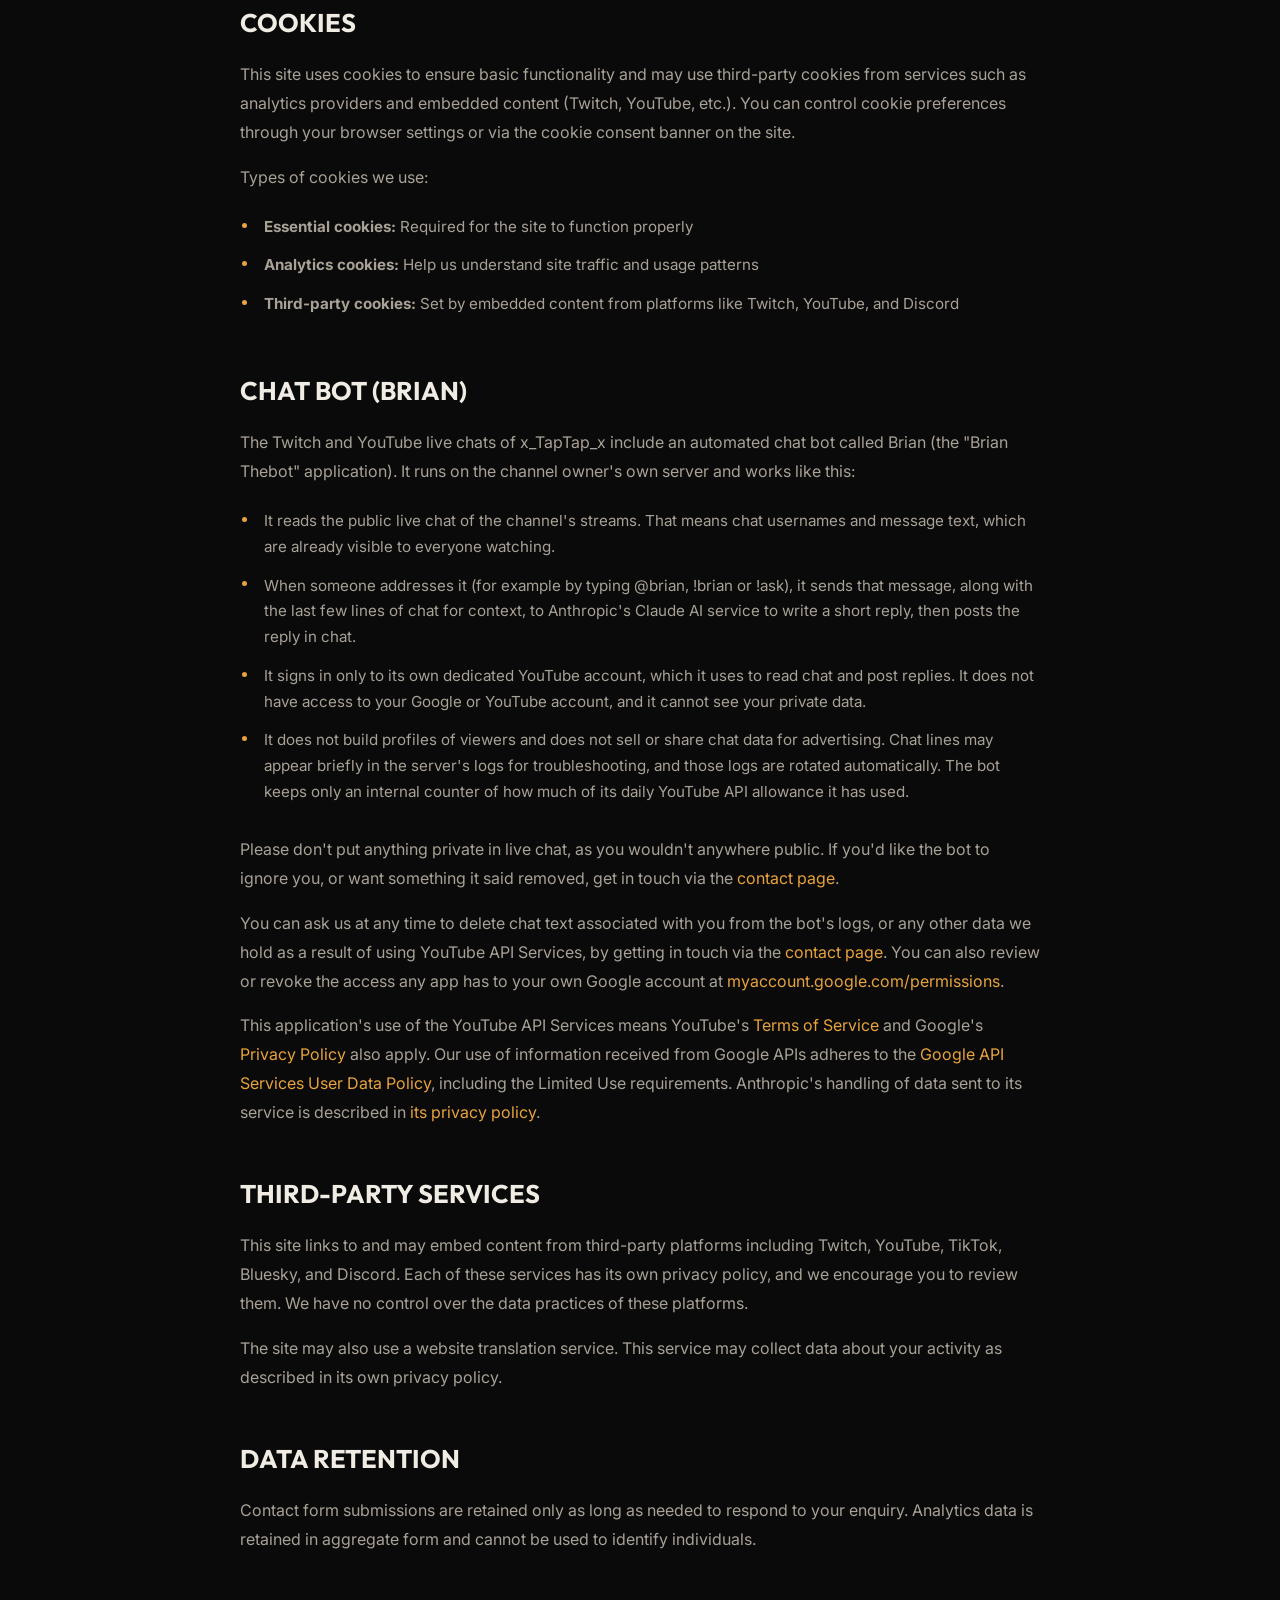
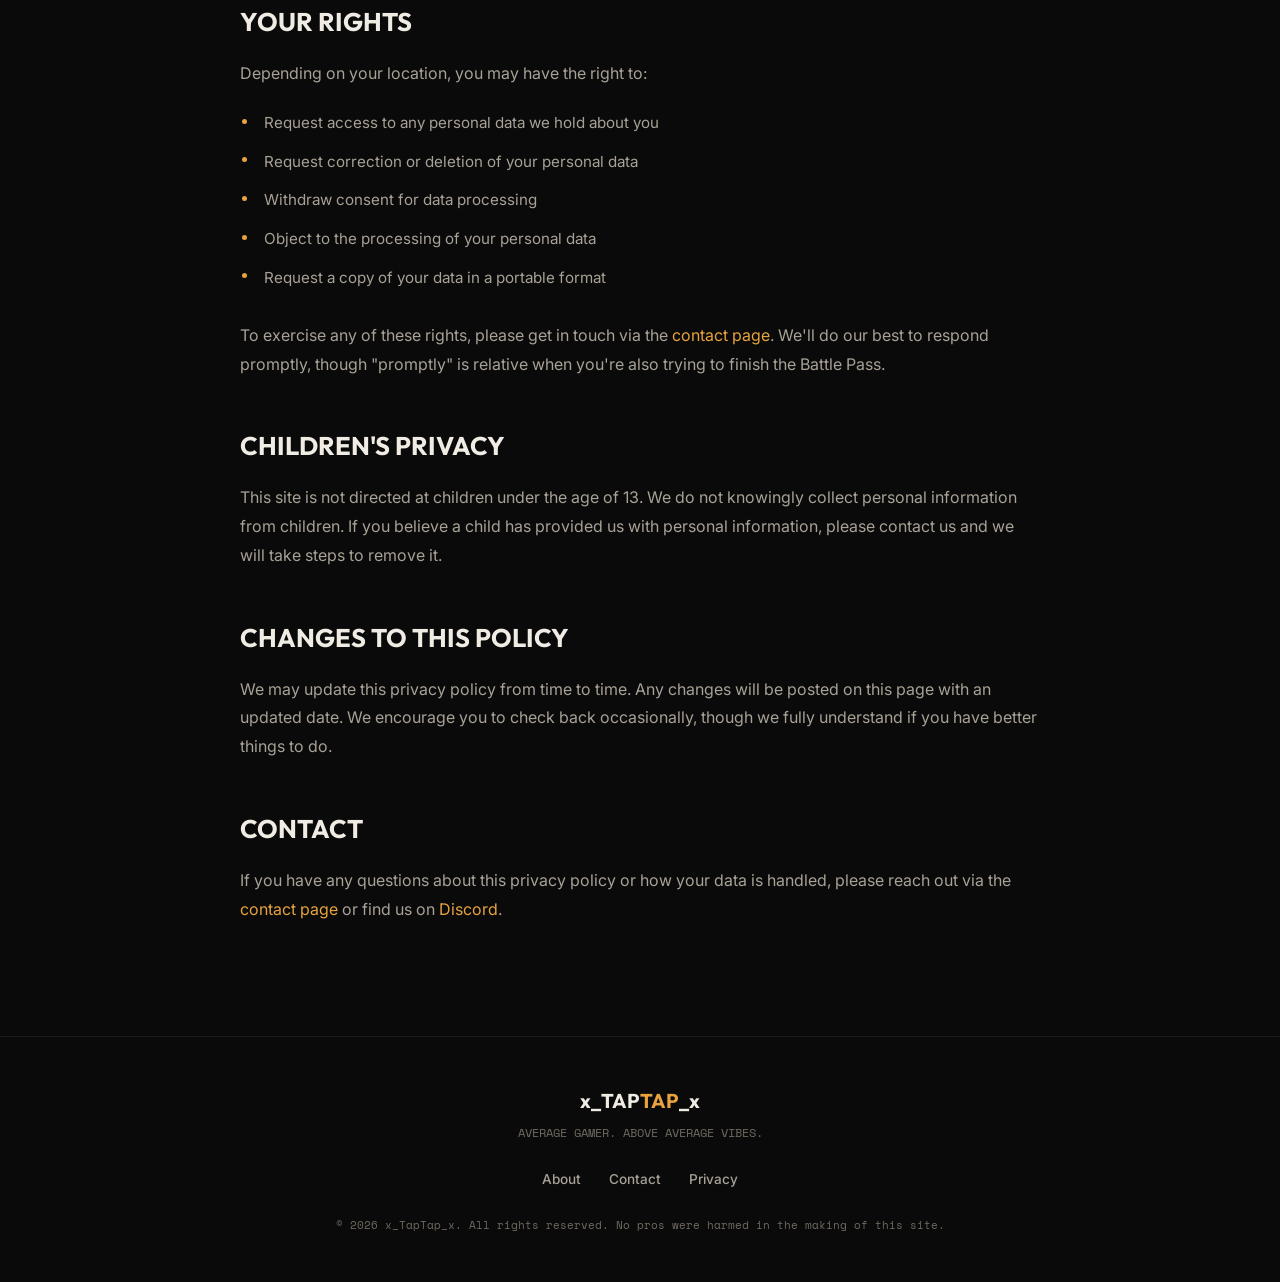
<file: privacy.html>
<!DOCTYPE html>
<html lang="en">
<head>
<meta charset="UTF-8">
<meta name="viewport" content="width=device-width, initial-scale=1.0">
<title>Privacy Policy — x_TapTap_x</title>
<meta name="description" content="Privacy policy for xtaptapx.com — what we collect, how it's used, and your rights.">
<meta name="theme-color" content="#0a0a0a">
<meta property="og:type" content="website">
<meta property="og:title" content="Privacy Policy — x_TapTap_x">
<meta property="og:description" content="Privacy policy for xtaptapx.com — what we collect, how it's used, and your rights.">
<meta property="og:url" content="https://www.xtaptapx.com/privacy.html">
<meta name="twitter:card" content="summary">

<link rel="preconnect" href="https://fonts.googleapis.com">
<link rel="preconnect" href="https://fonts.gstatic.com" crossorigin>
<link href="https://fonts.googleapis.com/css2?family=Outfit:wght@400;500;600;700;800&family=Inter:wght@400;500;600;700&family=Space+Mono&display=swap" rel="stylesheet">
<link rel="stylesheet" href="styles.css">
<link rel="icon" type="image/png" sizes="256x256" href="/profile-small.png">
<link rel="apple-touch-icon" href="/profile-small.png">
</head>
<body>

<a href="#main" class="skip-link">Skip to content</a>

<!-- NAV -->
<nav id="navbar">
  <a href="index.html" class="nav-brand">TAP<span>TAP</span></a>
  <ul class="nav-links" id="navLinks">
    <li><a href="index.html">Home</a></li>
    <li><a href="about.html">About</a></li>
    <li><a href="contact.html">Contact</a></li>
    <li><a href="privacy.html" class="active">Privacy</a></li>
  </ul>
  <button class="hamburger" id="hamburger" aria-label="Toggle menu" aria-expanded="false" aria-controls="navLinks">
    <span></span><span></span><span></span>
  </button>
</nav>

<main id="main">

<!-- PAGE HEADER -->
<section class="page-header">
  <div class="ambient" aria-hidden="true"></div>
  <div class="page-header-content">
    <p class="section-label">Legal Stuff</p>
    <h1 class="section-title">PRIVACY<br><span style="color:var(--primary)">POLICY</span></h1>
    <p class="page-header-sub">
      The boring but important bit. We'll keep it as painless as possible.
    </p>
  </div>
</section>

<!-- PRIVACY CONTENT -->
<section class="privacy-content">
  <div class="privacy-body">

    <span class="updated-date reveal">LAST UPDATED: OCTOBER 2026</span>

    <h3 class="reveal">OVERVIEW</h3>
    <p class="reveal">
      This privacy policy explains how x_TapTap_x ("we", "us", "the site", "the bloke who runs this")
      collects, uses, and protects your personal information when you visit
      <a href="https://www.xtaptapx.com">www.xtaptapx.com</a>.
    </p>
    <p class="reveal">
      We take your privacy seriously — even though this is just a personal gaming website and not
      a multinational corporation. The short version: we collect very little, we don't sell anything,
      and we try to be decent about it.
    </p>

    <h3 class="reveal">WHAT WE COLLECT</h3>
    <p class="reveal">When you visit the site, we may collect:</p>
    <ul class="reveal">
      <li>Basic analytics data such as page views, browser type, and general geographic location (country level)</li>
      <li>Information you voluntarily provide via the contact form (name, email, message content)</li>
      <li>Cookies required for site functionality and third-party services</li>
    </ul>
    <p class="reveal">We do not collect:</p>
    <ul class="reveal">
      <li>Financial or payment information</li>
      <li>Precise location data</li>
      <li>Data from minors knowingly</li>
      <li>Your K/D ratio (we respect boundaries)</li>
    </ul>

    <h3 class="reveal">HOW WE USE YOUR DATA</h3>
    <p class="reveal">Any data collected is used for:</p>
    <ul class="reveal">
      <li>Understanding how people use the site (so we can make it better)</li>
      <li>Responding to messages sent through the contact form</li>
      <li>Improving site performance and user experience</li>
    </ul>
    <p class="reveal">
      We do not sell, trade, or rent your personal information to third parties.
      We're a gaming website run by one person — we wouldn't even know how to do that.
    </p>

    <h3 class="reveal">COOKIES</h3>
    <p class="reveal">
      This site uses cookies to ensure basic functionality and may use third-party cookies
      from services such as analytics providers and embedded content (Twitch, YouTube, etc.).
      You can control cookie preferences through your browser settings or via the cookie
      consent banner on the site.
    </p>
    <p class="reveal">Types of cookies we use:</p>
    <ul class="reveal">
      <li><strong>Essential cookies:</strong> Required for the site to function properly</li>
      <li><strong>Analytics cookies:</strong> Help us understand site traffic and usage patterns</li>
      <li><strong>Third-party cookies:</strong> Set by embedded content from platforms like Twitch, YouTube, and Discord</li>
    </ul>

    <h3 class="reveal">CHAT BOT (BRIAN)</h3>
    <p class="reveal">
      The Twitch and YouTube live chats of x_TapTap_x include an automated chat bot called Brian
      (the "Brian Thebot" application). It runs on the channel owner's own server and works like this:
    </p>
    <ul class="reveal">
      <li>It reads the public live chat of the channel's streams. That means chat usernames and message text,
          which are already visible to everyone watching.</li>
      <li>When someone addresses it (for example by typing @brian, !brian or !ask), it sends that message,
          along with the last few lines of chat for context, to Anthropic's Claude AI service to write a short reply,
          then posts the reply in chat.</li>
      <li>It signs in only to its own dedicated YouTube account, which it uses to read chat and post replies.
          It does not have access to your Google or YouTube account, and it cannot see your private data.</li>
      <li>It does not build profiles of viewers and does not sell or share chat data for advertising.
          Chat lines may appear briefly in the server's logs for troubleshooting, and those logs are rotated automatically.
          The bot keeps only an internal counter of how much of its daily YouTube API allowance it has used.</li>
    </ul>
    <p class="reveal">
      Please don't put anything private in live chat, as you wouldn't anywhere public. If you'd like
      the bot to ignore you, or want something it said removed, get in touch via the
      <a href="contact.html">contact page</a>.
    </p>
    <p class="reveal">
      You can ask us at any time to delete chat text associated with you from the bot's logs, or any other
      data we hold as a result of using YouTube API Services, by getting in touch via the
      <a href="contact.html">contact page</a>. You can also review or revoke the access any app has to your own
      Google account at
      <a href="https://myaccount.google.com/permissions" target="_blank" rel="noopener">myaccount.google.com/permissions</a>.
    </p>
    <p class="reveal">
      This application's use of the YouTube API Services means YouTube's
      <a href="https://www.youtube.com/t/terms" target="_blank" rel="noopener">Terms of Service</a>
      and Google's
      <a href="https://policies.google.com/privacy" target="_blank" rel="noopener">Privacy Policy</a> also apply.
      Our use of information received from Google APIs adheres to the
      <a href="https://developers.google.com/terms/api-services-user-data-policy" target="_blank" rel="noopener">Google API Services User Data Policy</a>,
      including the Limited Use requirements. Anthropic's handling of data sent to its service is described in
      <a href="https://www.anthropic.com/legal/privacy" target="_blank" rel="noopener">its privacy policy</a>.
    </p>

    <h3 class="reveal">THIRD-PARTY SERVICES</h3>
    <p class="reveal">
      This site links to and may embed content from third-party platforms including Twitch, YouTube,
      TikTok, Bluesky, and Discord. Each of these services has its own privacy policy, and we
      encourage you to review them. We have no control over the data practices of these platforms.
    </p>
    <p class="reveal">
      The site may also use a website translation service. This service may collect data about your
      activity as described in its own privacy policy.
    </p>

    <h3 class="reveal">DATA RETENTION</h3>
    <p class="reveal">
      Contact form submissions are retained only as long as needed to respond to your enquiry.
      Analytics data is retained in aggregate form and cannot be used to identify individuals.
    </p>

    <h3 class="reveal">YOUR RIGHTS</h3>
    <p class="reveal">
      Depending on your location, you may have the right to:
    </p>
    <ul class="reveal">
      <li>Request access to any personal data we hold about you</li>
      <li>Request correction or deletion of your personal data</li>
      <li>Withdraw consent for data processing</li>
      <li>Object to the processing of your personal data</li>
      <li>Request a copy of your data in a portable format</li>
    </ul>
    <p class="reveal">
      To exercise any of these rights, please get in touch via the
      <a href="contact.html">contact page</a>.
      We'll do our best to respond promptly, though "promptly" is relative when you're also
      trying to finish the Battle Pass.
    </p>

    <h3 class="reveal">CHILDREN'S PRIVACY</h3>
    <p class="reveal">
      This site is not directed at children under the age of 13. We do not knowingly collect
      personal information from children. If you believe a child has provided us with personal
      information, please contact us and we will take steps to remove it.
    </p>

    <h3 class="reveal">CHANGES TO THIS POLICY</h3>
    <p class="reveal">
      We may update this privacy policy from time to time. Any changes will be posted on this page
      with an updated date. We encourage you to check back occasionally, though we fully understand
      if you have better things to do.
    </p>

    <h3 class="reveal">CONTACT</h3>
    <p class="reveal">
      If you have any questions about this privacy policy or how your data is handled,
      please reach out via the <a href="contact.html">contact page</a> or find us on
      <a href="https://discord.gg/29JPRXPQ" target="_blank" rel="noopener">Discord</a>.
    </p>

  </div>
</section>

</main>

<!-- FOOTER -->
<footer>
  <div class="footer-brand">x_TAP<span>TAP</span>_x</div>
  <p class="footer-tagline">AVERAGE GAMER. ABOVE AVERAGE VIBES.</p>
  <ul class="footer-links">
    <li><a href="about.html">About</a></li>
    <li><a href="contact.html">Contact</a></li>
    <li><a href="privacy.html">Privacy</a></li>
  </ul>
  <p class="footer-copy">&copy; 2026 x_TapTap_x. All rights reserved. No pros were harmed in the making of this site.</p>
</footer>

<script src="main.js"></script>
</body>
</html>
</file>
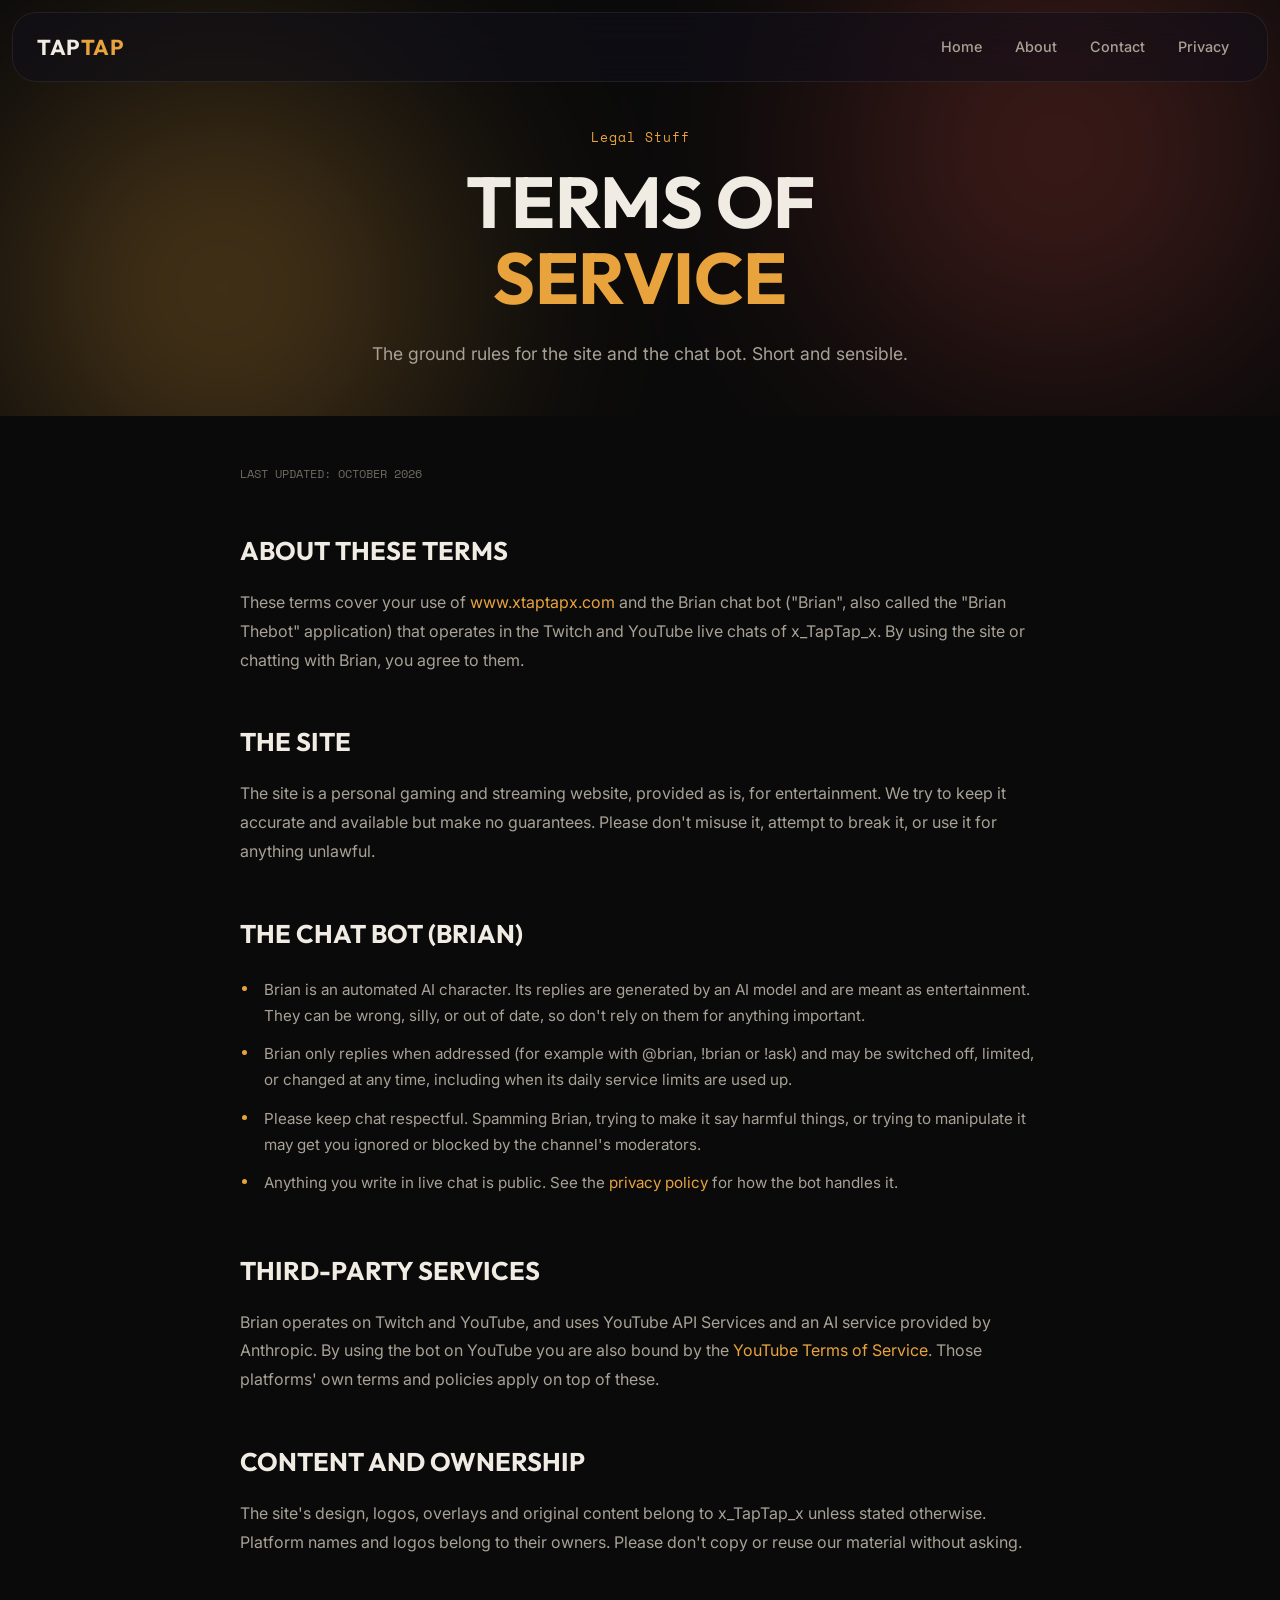
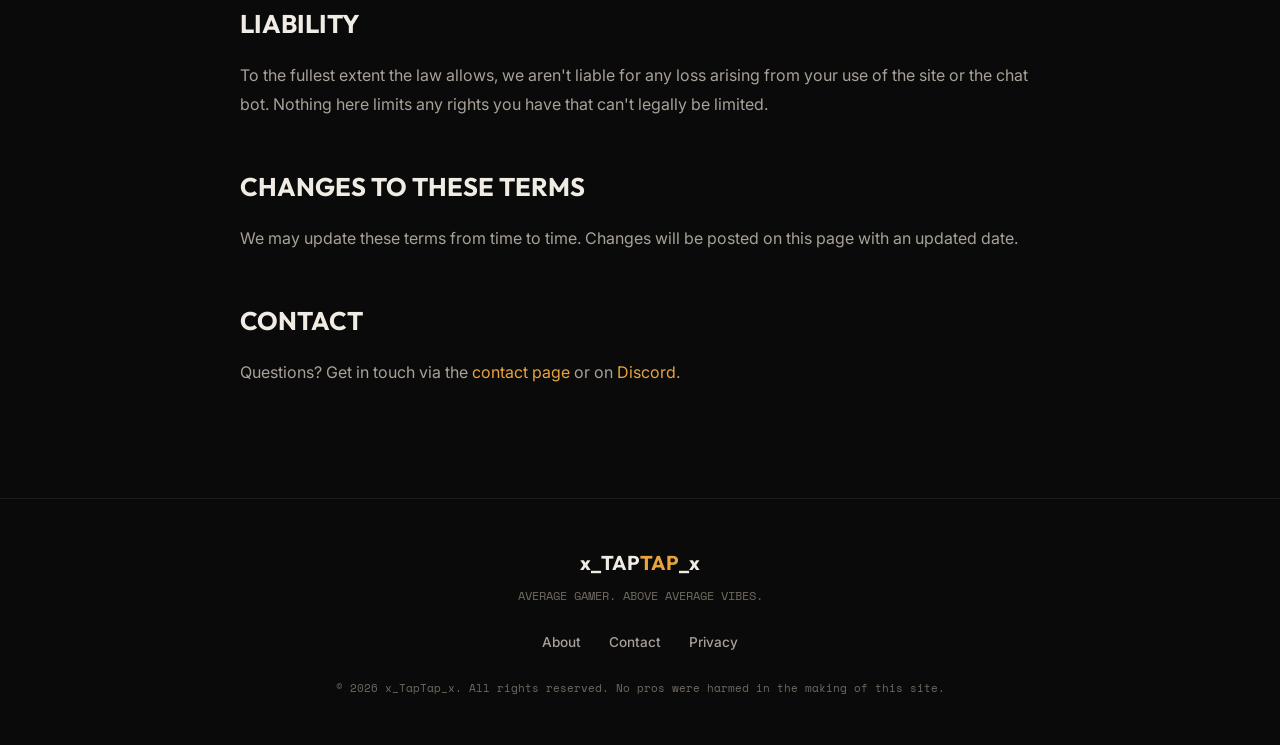
<file: terms.html>
<!DOCTYPE html>
<html lang="en">
<head>
<meta charset="UTF-8">
<meta name="viewport" content="width=device-width, initial-scale=1.0">
<title>Terms of Service — x_TapTap_x</title>
<meta name="description" content="Terms of service for xtaptapx.com and the Brian chat bot.">
<meta name="theme-color" content="#0a0a0a">
<meta property="og:type" content="website">
<meta property="og:title" content="Terms of Service — x_TapTap_x">
<meta property="og:description" content="Terms of service for xtaptapx.com and the Brian chat bot.">
<meta property="og:url" content="https://www.xtaptapx.com/terms.html">
<meta name="twitter:card" content="summary">

<link rel="preconnect" href="https://fonts.googleapis.com">
<link rel="preconnect" href="https://fonts.gstatic.com" crossorigin>
<link href="https://fonts.googleapis.com/css2?family=Outfit:wght@400;500;600;700;800&family=Inter:wght@400;500;600;700&family=Space+Mono&display=swap" rel="stylesheet">
<link rel="stylesheet" href="styles.css">
<link rel="icon" type="image/png" sizes="256x256" href="/profile-small.png">
<link rel="apple-touch-icon" href="/profile-small.png">
</head>
<body>

<a href="#main" class="skip-link">Skip to content</a>

<!-- NAV -->
<nav id="navbar">
  <a href="index.html" class="nav-brand">TAP<span>TAP</span></a>
  <ul class="nav-links" id="navLinks">
    <li><a href="index.html">Home</a></li>
    <li><a href="about.html">About</a></li>
    <li><a href="contact.html">Contact</a></li>
    <li><a href="privacy.html">Privacy</a></li>
  </ul>
  <button class="hamburger" id="hamburger" aria-label="Toggle menu" aria-expanded="false" aria-controls="navLinks">
    <span></span><span></span><span></span>
  </button>
</nav>

<main id="main">

<!-- PAGE HEADER -->
<section class="page-header">
  <div class="ambient" aria-hidden="true"></div>
  <div class="page-header-content">
    <p class="section-label">Legal Stuff</p>
    <h1 class="section-title">TERMS OF<br><span style="color:var(--primary)">SERVICE</span></h1>
    <p class="page-header-sub">
      The ground rules for the site and the chat bot. Short and sensible.
    </p>
  </div>
</section>

<!-- TERMS CONTENT -->
<section class="privacy-content">
  <div class="privacy-body">

    <span class="updated-date reveal">LAST UPDATED: OCTOBER 2026</span>

    <h3 class="reveal">ABOUT THESE TERMS</h3>
    <p class="reveal">
      These terms cover your use of <a href="https://www.xtaptapx.com">www.xtaptapx.com</a>
      and the Brian chat bot ("Brian", also called the "Brian Thebot" application) that operates in the
      Twitch and YouTube live chats of x_TapTap_x. By using the site or chatting with Brian, you agree to them.
    </p>

    <h3 class="reveal">THE SITE</h3>
    <p class="reveal">
      The site is a personal gaming and streaming website, provided as is, for entertainment.
      We try to keep it accurate and available but make no guarantees. Please don't misuse it,
      attempt to break it, or use it for anything unlawful.
    </p>

    <h3 class="reveal">THE CHAT BOT (BRIAN)</h3>
    <ul class="reveal">
      <li>Brian is an automated AI character. Its replies are generated by an AI model and are meant as entertainment.
          They can be wrong, silly, or out of date, so don't rely on them for anything important.</li>
      <li>Brian only replies when addressed (for example with @brian, !brian or !ask) and may be switched off,
          limited, or changed at any time, including when its daily service limits are used up.</li>
      <li>Please keep chat respectful. Spamming Brian, trying to make it say harmful things, or trying to manipulate it
          may get you ignored or blocked by the channel's moderators.</li>
      <li>Anything you write in live chat is public. See the <a href="privacy.html">privacy policy</a> for how the bot handles it.</li>
    </ul>

    <h3 class="reveal">THIRD-PARTY SERVICES</h3>
    <p class="reveal">
      Brian operates on Twitch and YouTube, and uses YouTube API Services and an AI service provided by Anthropic.
      By using the bot on YouTube you are also bound by the
      <a href="https://www.youtube.com/t/terms" target="_blank" rel="noopener">YouTube Terms of Service</a>.
      Those platforms' own terms and policies apply on top of these.
    </p>

    <h3 class="reveal">CONTENT AND OWNERSHIP</h3>
    <p class="reveal">
      The site's design, logos, overlays and original content belong to x_TapTap_x unless stated otherwise.
      Platform names and logos belong to their owners. Please don't copy or reuse our material without asking.
    </p>

    <h3 class="reveal">LIABILITY</h3>
    <p class="reveal">
      To the fullest extent the law allows, we aren't liable for any loss arising from your use of the site
      or the chat bot. Nothing here limits any rights you have that can't legally be limited.
    </p>

    <h3 class="reveal">CHANGES TO THESE TERMS</h3>
    <p class="reveal">
      We may update these terms from time to time. Changes will be posted on this page with an updated date.
    </p>

    <h3 class="reveal">CONTACT</h3>
    <p class="reveal">
      Questions? Get in touch via the <a href="contact.html">contact page</a> or on
      <a href="https://discord.gg/29JPRXPQ" target="_blank" rel="noopener">Discord</a>.
    </p>

  </div>
</section>

</main>

<!-- FOOTER -->
<footer>
  <div class="footer-brand">x_TAP<span>TAP</span>_x</div>
  <p class="footer-tagline">AVERAGE GAMER. ABOVE AVERAGE VIBES.</p>
  <ul class="footer-links">
    <li><a href="about.html">About</a></li>
    <li><a href="contact.html">Contact</a></li>
    <li><a href="privacy.html">Privacy</a></li>
  </ul>
  <p class="footer-copy">&copy; 2026 x_TapTap_x. All rights reserved. No pros were harmed in the making of this site.</p>
</footer>

<script src="main.js"></script>
</body>
</html>
</file>
<file: styles.css>
/* ========== VARIABLES ========== */
:root {
  --bg: #0a0a0a;
  --bg-elevated: #16151338;
  --card: #161513;
  --card-hover: #201e1a;
  --primary: #e8a33d;
  --primary-dim: #c98726;
  --primary-glow: rgba(232, 163, 61, 0.18);
  --warm: #c2483f;
  --warm-dim: #a83a32;
  --warm-glow: rgba(194, 72, 63, 0.16);
  --text-primary: #f0ece4;
  --text-secondary: #a8a196;
  --text-muted: #6f6a60;
  --danger: #ff6b6b;
  --border: rgba(255, 240, 220, 0.08);
  --border-strong: rgba(255, 240, 220, 0.16);
  --radius-sm: 10px;
  --radius-md: 16px;
  --radius-lg: 24px;
  --font-display: 'Outfit', sans-serif;
  --font-body: 'Inter', sans-serif;
  --font-mono: 'Space Mono', monospace;
  --ease-out: cubic-bezier(0.16, 1, 0.3, 1);
}

*, *::before, *::after { margin: 0; padding: 0; box-sizing: border-box; }
html { scroll-behavior: smooth; }

@media (prefers-reduced-motion: reduce) {
  html { scroll-behavior: auto; }
  *, *::before, *::after {
    animation-duration: 0.01ms !important;
    animation-iteration-count: 1 !important;
    transition-duration: 0.01ms !important;
    scroll-behavior: auto !important;
  }
}

body {
  background: var(--bg);
  color: var(--text-primary);
  font-family: var(--font-body);
  font-weight: 400;
  line-height: 1.6;
  overflow-x: hidden;
}

/* Skip link */
.skip-link {
  position: absolute;
  top: -100%;
  left: 1rem;
  z-index: 1000;
  background: var(--primary);
  color: #1a1204;
  padding: 0.75rem 1.25rem;
  border-radius: var(--radius-sm);
  font-family: var(--font-body);
  font-weight: 600;
  text-decoration: none;
  transition: top 0.2s var(--ease-out);
}
.skip-link:focus { top: 1rem; }

/* Focus visibility */
a:focus-visible,
button:focus-visible,
input:focus-visible,
textarea:focus-visible,
select:focus-visible {
  outline: 2px solid var(--primary);
  outline-offset: 3px;
  border-radius: 4px;
}

/* Scrollbar */
::-webkit-scrollbar { width: 8px; }
::-webkit-scrollbar-track { background: var(--bg); }
::-webkit-scrollbar-thumb { background: var(--primary-dim); border-radius: 4px; }

/* ========== AMBIENT BACKGROUND BLOBS ========== */
.ambient {
  position: absolute;
  inset: 0;
  overflow: hidden;
  pointer-events: none;
  z-index: 0;
}
.ambient::before,
.ambient::after {
  content: '';
  position: absolute;
  width: 55vw;
  height: 55vw;
  max-width: 700px;
  max-height: 700px;
  border-radius: 50%;
  filter: blur(90px);
  opacity: 0.35;
  animation: blobDrift 22s ease-in-out infinite alternate;
}
.ambient::before {
  top: -15%;
  left: -10%;
  background: radial-gradient(circle, var(--primary) 0%, transparent 70%);
}
.ambient::after {
  bottom: -20%;
  right: -10%;
  background: radial-gradient(circle, var(--warm) 0%, transparent 70%);
  animation-delay: -8s;
}
@keyframes blobDrift {
  0% { transform: translate(0, 0) scale(1); }
  100% { transform: translate(4%, 6%) scale(1.08); }
}
@media (prefers-reduced-motion: reduce) {
  .ambient::before, .ambient::after { animation: none; }
}

/* ========== NAV ========== */
nav {
  position: fixed;
  top: 0.75rem; left: 0.75rem; right: 0.75rem;
  z-index: 100;
  padding: 0.9rem 1.5rem;
  display: flex;
  align-items: center;
  justify-content: space-between;
  background: rgba(15, 16, 26, 0.6);
  backdrop-filter: blur(20px) saturate(140%);
  -webkit-backdrop-filter: blur(20px) saturate(140%);
  border: 1px solid var(--border);
  border-radius: var(--radius-lg);
  transition: all 0.3s var(--ease-out);
}
nav.scrolled {
  padding: 0.65rem 1.5rem;
  background: rgba(12, 13, 22, 0.85);
  border-color: var(--border-strong);
}

.nav-brand {
  font-family: var(--font-display);
  font-weight: 700;
  font-size: 1.35rem;
  letter-spacing: 0.5px;
  color: var(--text-primary);
  text-decoration: none;
}
.nav-brand span { color: var(--primary); }

.nav-links { display: flex; gap: 0.25rem; list-style: none; }
.nav-links a {
  display: inline-block;
  color: var(--text-secondary);
  text-decoration: none;
  font-family: var(--font-body);
  font-weight: 500;
  font-size: 0.9rem;
  padding: 0.5rem 0.9rem;
  border-radius: var(--radius-sm);
  transition: color 0.25s, background 0.25s;
}
.nav-links a:hover { color: var(--text-primary); background: rgba(255,255,255,0.05); }
.nav-links a.active { color: var(--text-primary); background: var(--primary-glow); }

.hamburger {
  display: none;
  flex-direction: column;
  gap: 5px;
  cursor: pointer;
  background: none;
  border: none;
  padding: 8px;
  border-radius: var(--radius-sm);
}
.hamburger:hover { background: rgba(255,255,255,0.06); }
.hamburger span {
  width: 22px; height: 2px;
  background: var(--text-primary);
  border-radius: 1px;
  transition: all 0.3s var(--ease-out);
}
.hamburger[aria-expanded="true"] span:nth-child(1) { transform: translateY(7px) rotate(45deg); }
.hamburger[aria-expanded="true"] span:nth-child(2) { opacity: 0; }
.hamburger[aria-expanded="true"] span:nth-child(3) { transform: translateY(-7px) rotate(-45deg); }

/* ========== BUTTONS ========== */
.btn {
  display: inline-flex;
  align-items: center;
  gap: 0.5rem;
  padding: 0.85rem 1.75rem;
  font-family: var(--font-body);
  font-weight: 600;
  font-size: 0.95rem;
  text-decoration: none;
  border: none;
  border-radius: var(--radius-md);
  cursor: pointer;
  transition: transform 0.25s var(--ease-out), box-shadow 0.25s var(--ease-out), background 0.25s, border-color 0.25s, opacity 0.25s;
}
.btn svg { width: 18px; height: 18px; flex-shrink: 0; }

.btn-primary {
  background: linear-gradient(135deg, var(--primary), var(--primary-dim));
  color: #1a1204;
  box-shadow: 0 4px 24px var(--primary-glow);
}
.btn-primary:hover {
  transform: translateY(-2px);
  box-shadow: 0 8px 32px var(--primary-glow);
}

.btn-outline {
  background: rgba(255,255,255,0.03);
  color: var(--text-primary);
  border: 1px solid var(--border-strong);
}
.btn-outline:hover {
  border-color: var(--primary);
  color: var(--primary);
  transform: translateY(-2px);
}

/* ========== SHARED SECTIONS ========== */
section { padding: 6rem 1.5rem; position: relative; }

.section-label {
  font-family: var(--font-mono);
  font-size: 0.8rem;
  font-weight: 500;
  color: var(--primary);
  letter-spacing: 1px;
  margin-bottom: 1rem;
}

.section-title {
  font-family: var(--font-display);
  font-weight: 700;
  font-size: clamp(2.25rem, 4.5vw, 3.5rem);
  letter-spacing: -0.5px;
  margin-bottom: 1.5rem;
  line-height: 1.05;
}

.container {
  max-width: 1100px;
  margin: 0 auto;
  position: relative;
  z-index: 1;
}

/* ========== PAGE HEADER (for inner pages) ========== */
.page-header {
  min-height: 36vh;
  display: flex;
  align-items: center;
  justify-content: center;
  position: relative;
  overflow: hidden;
  padding: 8rem 1.5rem 3rem;
  text-align: center;
}

.page-header-content {
  position: relative;
  z-index: 2;
}

.page-header .section-label {
  opacity: 0;
  animation: fadeUp 0.7s 0.1s var(--ease-out) forwards;
}

.page-header .section-title {
  font-size: clamp(2.75rem, 6vw, 4.5rem);
  opacity: 0;
  animation: fadeUp 0.7s 0.25s var(--ease-out) forwards;
}

.page-header-sub {
  font-size: 1.1rem;
  color: var(--text-secondary);
  max-width: 550px;
  margin: 1rem auto 0;
  opacity: 0;
  animation: fadeUp 0.7s 0.4s var(--ease-out) forwards;
}

/* ========== HERO (homepage) ========== */
.hero {
  min-height: 100vh;
  display: flex;
  align-items: center;
  justify-content: center;
  position: relative;
  overflow: hidden;
  padding: 7rem 1.5rem 4rem;
}

.hero-content {
  position: relative;
  z-index: 2;
  max-width: 860px;
  text-align: center;
}

.hero-tag {
  display: inline-flex;
  align-items: center;
  gap: 0.5rem;
  font-family: var(--font-mono);
  font-size: 0.8rem;
  color: var(--primary);
  background: var(--primary-glow);
  border: 1px solid rgba(232,163,61,0.25);
  padding: 0.45rem 1rem;
  border-radius: 999px;
  margin-bottom: 1.75rem;
  opacity: 0;
  animation: fadeUp 0.7s 0.1s var(--ease-out) forwards;
}

.hero-title {
  font-family: var(--font-display);
  font-weight: 800;
  font-size: clamp(2.75rem, 8vw, 5.5rem);
  line-height: 1.02;
  letter-spacing: -1.5px;
  margin-bottom: 1.5rem;
  opacity: 0;
  animation: fadeUp 0.7s 0.2s var(--ease-out) forwards;
}
.hero-title .accent {
  background: linear-gradient(135deg, var(--primary) 20%, var(--warm) 100%);
  -webkit-background-clip: text;
  background-clip: text;
  color: transparent;
}
.hero-title .strike {
  text-decoration: line-through;
  text-decoration-color: var(--text-muted);
  color: var(--text-muted);
  font-size: 0.55em;
  font-weight: 600;
  vertical-align: middle;
}

.hero-sub {
  font-family: var(--font-body);
  font-size: 1.2rem;
  font-weight: 400;
  color: var(--text-secondary);
  max-width: 600px;
  margin: 0 auto 1.5rem;
  opacity: 0;
  animation: fadeUp 0.7s 0.3s var(--ease-out) forwards;
}

.hero-disclaimer {
  font-family: var(--font-mono);
  font-size: 0.75rem;
  color: var(--text-muted);
  margin-bottom: 2rem;
  opacity: 0;
  animation: fadeUp 0.7s 0.35s var(--ease-out) forwards;
}

.hero-buttons {
  display: flex;
  gap: 1rem;
  justify-content: center;
  flex-wrap: wrap;
  opacity: 0;
  animation: fadeUp 0.7s 0.45s var(--ease-out) forwards;
}

.scroll-indicator {
  position: absolute;
  bottom: 2rem;
  left: 50%;
  transform: translateX(-50%);
  display: flex;
  flex-direction: column;
  align-items: center;
  gap: 0.5rem;
  opacity: 0;
  animation: fadeUp 0.7s 0.7s var(--ease-out) forwards;
}
.scroll-indicator span {
  font-family: var(--font-mono);
  font-size: 0.65rem;
  color: var(--text-muted);
  letter-spacing: 2px;
  text-transform: uppercase;
}
.scroll-line {
  width: 1px;
  height: 36px;
  background: linear-gradient(to bottom, var(--primary), transparent);
  animation: scrollPulse 2s infinite;
}
@keyframes scrollPulse {
  0%, 100% { opacity: 0.3; transform: scaleY(0.6); }
  50% { opacity: 1; transform: scaleY(1); }
}
@media (prefers-reduced-motion: reduce) {
  .scroll-line { animation: none; opacity: 0.6; }
}

@keyframes fadeUp {
  from { opacity: 0; transform: translateY(24px); }
  to { opacity: 1; transform: translateY(0); }
}

/* ========== ABOUT SECTION ========== */
.about { background: var(--bg); }

.about-grid {
  display: grid;
  grid-template-columns: 0.9fr 1.1fr;
  gap: 4rem;
  align-items: center;
}

.about-avatar {
  width: 100%;
  aspect-ratio: 1;
  background: radial-gradient(circle at 35% 25%, var(--primary-dim) 0%, var(--bg) 70%);
  border-radius: var(--radius-lg);
  box-shadow: 0 0 0 4px var(--primary-glow), 0 24px 60px rgba(0,0,0,0.4);
  position: relative;
  overflow: hidden;
}

.about-avatar img {
  width: 100%;
  height: 100%;
  object-fit: cover;
  mix-blend-mode: multiply;
  filter: grayscale(1) brightness(1.08) contrast(1.08) sepia(0.35) hue-rotate(-12deg) saturate(1.6);
  transition: filter 0.5s var(--ease-out), transform 0.5s var(--ease-out);
}
.about-avatar:hover img {
  transform: scale(1.03);
}

.about-text p {
  color: var(--text-secondary);
  font-size: 1.05rem;
  margin-bottom: 1.5rem;
}

.about-stats {
  display: grid;
  grid-template-columns: repeat(3, 1fr);
  gap: 1rem;
  margin-top: 2rem;
}

.stat-box {
  background: var(--card);
  border: 1px solid var(--border);
  border-radius: var(--radius-md);
  padding: 1.25rem;
  text-align: center;
  transition: transform 0.3s var(--ease-out), border-color 0.3s, box-shadow 0.3s;
}
.stat-box:hover {
  border-color: var(--primary);
  transform: translateY(-4px);
  box-shadow: 0 16px 40px rgba(0,0,0,0.35);
}

.stat-number {
  font-family: var(--font-display);
  font-weight: 700;
  font-size: 2rem;
  color: var(--primary);
  line-height: 1;
}

.stat-label {
  font-family: var(--font-body);
  font-weight: 600;
  font-size: 0.75rem;
  color: var(--text-secondary);
  letter-spacing: 0.5px;
  text-transform: uppercase;
  margin-top: 0.4rem;
}

.stat-note {
  font-family: var(--font-mono);
  font-size: 0.7rem;
  color: var(--text-muted);
  margin-top: 0.25rem;
}

/* ========== FEATURES ========== */
.features {
  background: var(--card);
  border-top: 1px solid var(--border);
  border-bottom: 1px solid var(--border);
}

.features-grid {
  display: grid;
  grid-template-columns: repeat(3, 1fr);
  gap: 1.5rem;
  margin-top: 3rem;
}

.feature-card {
  background: var(--bg);
  border: 1px solid var(--border);
  border-radius: var(--radius-lg);
  padding: 2.25rem 1.75rem;
  transition: transform 0.35s var(--ease-out), border-color 0.35s, box-shadow 0.35s;
}
.feature-card:hover {
  border-color: var(--primary);
  transform: translateY(-6px);
  box-shadow: 0 24px 60px rgba(0,0,0,0.4);
}

.feature-icon {
  width: 48px;
  height: 48px;
  background: var(--primary-glow);
  border: 1px solid rgba(232,163,61,0.25);
  border-radius: var(--radius-sm);
  display: flex;
  align-items: center;
  justify-content: center;
  color: var(--primary);
  margin-bottom: 1.5rem;
}
.feature-icon svg { width: 24px; height: 24px; }

.feature-card h3 {
  font-family: var(--font-display);
  font-weight: 700;
  font-size: 1.3rem;
  margin-bottom: 0.85rem;
}

.feature-card p {
  color: var(--text-secondary);
  font-size: 0.95rem;
  line-height: 1.7;
}

.feature-card .disclaimer {
  font-family: var(--font-mono);
  font-size: 0.7rem;
  color: var(--text-muted);
  margin-top: 1.25rem;
  padding-top: 1.25rem;
  border-top: 1px solid var(--border);
}

/* ========== SOCIAL HUB ========== */
.social-hub { background: var(--bg); }

.social-grid {
  display: grid;
  grid-template-columns: repeat(2, 1fr);
  gap: 1.25rem;
  margin-top: 3rem;
}

.social-card {
  background: var(--card);
  border: 1px solid var(--border);
  border-radius: var(--radius-lg);
  padding: 1.75rem;
  display: flex;
  align-items: center;
  gap: 1.5rem;
  text-decoration: none;
  color: inherit;
  transition: transform 0.3s var(--ease-out), border-color 0.3s, box-shadow 0.3s;
}
.social-card:hover {
  border-color: var(--border-strong);
  transform: translateY(-4px);
  box-shadow: 0 20px 50px rgba(0,0,0,0.35);
}

.social-icon {
  width: 54px;
  height: 54px;
  flex-shrink: 0;
  display: flex;
  align-items: center;
  justify-content: center;
  border-radius: var(--radius-md);
}
.social-icon svg { width: 26px; height: 26px; }

.social-card.twitch .social-icon { background: rgba(145, 70, 255, 0.15); color: #a970ff; }
.social-card.youtube .social-icon { background: rgba(255, 60, 60, 0.12); color: #ff5c5c; }
.social-card.tiktok .social-icon { background: rgba(255, 45, 120, 0.12); color: #ff5c96; }
.social-card.bluesky .social-icon { background: rgba(50, 150, 255, 0.12); color: #57a8ff; }

.social-info h3 {
  font-family: var(--font-display);
  font-weight: 700;
  font-size: 1.15rem;
  margin-bottom: 0.15rem;
}
.social-info p {
  color: var(--text-secondary);
  font-size: 0.9rem;
}
.social-handle {
  font-family: var(--font-mono);
  font-size: 0.75rem;
  color: var(--primary);
  margin-bottom: 0.2rem;
  display: inline-block;
}

/* ========== DISCORD CTA ========== */
.discord-cta {
  background: var(--card);
  border-top: 1px solid var(--border);
  border-bottom: 1px solid var(--border);
  text-align: center;
  padding: 5rem 1.5rem;
}

.discord-cta .section-title { font-size: clamp(2rem, 5vw, 3rem); }

.discord-cta p {
  color: var(--text-secondary);
  font-size: 1.05rem;
  max-width: 550px;
  margin: 0 auto 2rem;
}

.discord-badge {
  display: inline-flex;
  align-items: center;
  gap: 0.5rem;
  background: rgba(88, 101, 242, 0.15);
  border: 1px solid rgba(88, 101, 242, 0.3);
  color: #a8b1ff;
  padding: 0.5rem 1.2rem;
  border-radius: 999px;
  font-family: var(--font-mono);
  font-size: 0.75rem;
  margin-bottom: 2rem;
}
.discord-badge svg { width: 16px; height: 16px; }

/* ========== FOOTER ========== */
footer {
  padding: 3rem 1.5rem;
  border-top: 1px solid var(--border);
  text-align: center;
}

.footer-brand {
  font-family: var(--font-display);
  font-weight: 700;
  font-size: 1.25rem;
  color: var(--text-primary);
  margin-bottom: 0.4rem;
}
.footer-brand span { color: var(--primary); }

.footer-tagline {
  font-family: var(--font-mono);
  font-size: 0.75rem;
  color: var(--text-muted);
  margin-bottom: 1.5rem;
}

.footer-links {
  display: flex;
  gap: 1.75rem;
  justify-content: center;
  list-style: none;
  margin-bottom: 1.5rem;
}
.footer-links a {
  color: var(--text-secondary);
  text-decoration: none;
  font-size: 0.85rem;
  font-weight: 500;
  transition: color 0.25s;
}
.footer-links a:hover { color: var(--primary); }

.footer-copy {
  font-family: var(--font-mono);
  font-size: 0.7rem;
  color: var(--text-muted);
}

/* ========== ABOUT PAGE SPECIFIC ========== */
.about-page-content {
  background: var(--bg);
  padding: 3rem 1.5rem 6rem;
}

.about-full-grid {
  display: grid;
  grid-template-columns: 1fr 1.4fr;
  gap: 3rem;
  align-items: start;
}

.about-sidebar { position: sticky; top: 6.5rem; }

.about-profile-card {
  background: var(--card);
  border: 1px solid var(--border);
  border-radius: var(--radius-lg);
  padding: 2.25rem;
}

.profile-avatar {
  width: 110px;
  height: 110px;
  border-radius: var(--radius-lg);
  background: radial-gradient(circle at 35% 25%, var(--primary-dim) 0%, var(--bg) 70%);
  box-shadow: 0 0 0 4px var(--primary-glow), 0 12px 30px rgba(0,0,0,0.4);
  margin: 0 auto 1.5rem;
  overflow: hidden;
}
.profile-avatar img {
  width: 100%;
  height: 100%;
  object-fit: cover;
  mix-blend-mode: multiply;
  filter: grayscale(1) brightness(1.08) contrast(1.08) sepia(0.35) hue-rotate(-12deg) saturate(1.6);
  transition: filter 0.5s var(--ease-out), transform 0.5s var(--ease-out);
}
.profile-avatar:hover img { transform: scale(1.05); }

.profile-name {
  font-family: var(--font-display);
  font-weight: 700;
  font-size: 1.5rem;
  text-align: center;
  margin-bottom: 0.25rem;
}

.profile-subtitle {
  font-family: var(--font-mono);
  font-size: 0.7rem;
  color: var(--text-muted);
  text-align: center;
  margin-bottom: 2rem;
}

.profile-details { list-style: none; display: flex; flex-direction: column; gap: 0.75rem; }
.profile-details li {
  display: flex;
  justify-content: space-between;
  padding-bottom: 0.75rem;
  border-bottom: 1px solid var(--border);
  font-size: 0.9rem;
}
.profile-details .label {
  font-family: var(--font-mono);
  font-size: 0.7rem;
  color: var(--text-muted);
}
.profile-details .value { color: var(--text-primary); font-weight: 600; }

.about-body h3 {
  font-family: var(--font-display);
  font-weight: 700;
  font-size: 1.75rem;
  margin-bottom: 1rem;
  margin-top: 2.5rem;
}
.about-body h3:first-child { margin-top: 0; }

.about-body p {
  color: var(--text-secondary);
  font-size: 1.02rem;
  line-height: 1.8;
  margin-bottom: 1rem;
}

.about-body a { color: var(--primary); text-decoration: none; }
.about-body a:hover { text-decoration: underline; }

.about-body .highlight-box {
  background: var(--card);
  border: 1px solid var(--border);
  border-left: 3px solid var(--primary);
  border-radius: var(--radius-md);
  padding: 1.5rem 1.75rem;
  margin: 2rem 0;
  font-style: italic;
  color: var(--text-secondary);
}
.about-body .highlight-box .disclaimer {
  font-family: var(--font-mono);
  font-size: 0.7rem;
  color: var(--text-muted);
  font-style: normal;
  display: block;
  margin-top: 0.75rem;
}

/* Timeline */
.timeline { margin: 2.5rem 0; position: relative; padding-left: 2rem; }
.timeline::before {
  content: '';
  position: absolute;
  left: 0; top: 0; bottom: 0;
  width: 2px;
  background: linear-gradient(to bottom, var(--primary), var(--border));
}
.timeline-item { position: relative; padding-bottom: 2rem; }
.timeline-item:last-child { padding-bottom: 0; }
.timeline-item::before {
  content: '';
  position: absolute;
  left: -2.35rem;
  top: 0.3rem;
  width: 12px;
  height: 12px;
  border-radius: 50%;
  background: var(--primary);
  box-shadow: 0 0 0 4px var(--primary-glow);
}
.timeline-year {
  font-family: var(--font-mono);
  font-size: 0.75rem;
  color: var(--primary);
  margin-bottom: 0.3rem;
}
.timeline-item h4 {
  font-family: var(--font-display);
  font-weight: 700;
  font-size: 1.2rem;
  margin-bottom: 0.3rem;
}
.timeline-item p { font-size: 0.92rem; margin-bottom: 0; }

/* ========== CONTACT PAGE ========== */
.contact-content { background: var(--bg); padding: 3rem 1.5rem 6rem; }

.contact-grid {
  display: grid;
  grid-template-columns: 1fr 1.2fr;
  gap: 3rem;
  align-items: start;
}

.contact-info-card,
.contact-note-card {
  background: var(--card);
  border: 1px solid var(--border);
  border-radius: var(--radius-lg);
  padding: 2.25rem;
}
.contact-note-card { margin-top: 1.25rem; padding: 1.5rem 1.75rem; }
.contact-note-card p {
  font-family: var(--font-mono);
  font-size: 0.8rem;
  color: var(--text-muted);
  line-height: 1.8;
}
.contact-note-card .highlight { color: var(--primary); }

.contact-info-card h3 {
  font-family: var(--font-display);
  font-weight: 700;
  font-size: 1.4rem;
  margin-bottom: 1rem;
}
.contact-info-card p {
  color: var(--text-secondary);
  font-size: 0.95rem;
  margin-bottom: 2rem;
  line-height: 1.7;
}

.contact-methods { list-style: none; display: flex; flex-direction: column; gap: 1rem; }
.contact-method {
  display: flex;
  align-items: center;
  gap: 1rem;
  padding: 1rem;
  background: var(--bg);
  border: 1px solid var(--border);
  border-radius: var(--radius-md);
  transition: border-color 0.25s;
}
.contact-method:hover { border-color: var(--primary); }

.contact-method-icon {
  width: 40px;
  height: 40px;
  flex-shrink: 0;
  background: var(--primary-glow);
  border-radius: var(--radius-sm);
  display: flex;
  align-items: center;
  justify-content: center;
  color: var(--primary);
}
.contact-method-icon svg { width: 20px; height: 20px; }

.contact-method-label {
  font-family: var(--font-mono);
  font-size: 0.65rem;
  color: var(--text-muted);
  text-transform: uppercase;
}
.contact-method-value { font-weight: 600; font-size: 0.95rem; }
.contact-method-value a { color: var(--text-primary); text-decoration: none; }
.contact-method-value a:hover { color: var(--primary); }

.contact-form-area h3 {
  font-family: var(--font-display);
  font-weight: 700;
  font-size: 1.6rem;
  margin-bottom: 0.5rem;
}
.contact-form-area .form-sub {
  font-family: var(--font-mono);
  font-size: 0.75rem;
  color: var(--text-muted);
  margin-bottom: 2rem;
}

.form-group { margin-bottom: 1.5rem; }
.form-group label {
  display: block;
  font-size: 0.85rem;
  font-weight: 600;
  color: var(--text-secondary);
  margin-bottom: 0.5rem;
}

.form-group input,
.form-group textarea,
.form-group select {
  width: 100%;
  padding: 0.85rem 1.1rem;
  background: var(--card);
  border: 1px solid var(--border);
  border-radius: var(--radius-md);
  color: var(--text-primary);
  font-family: var(--font-body);
  font-size: 1rem;
  transition: border-color 0.25s, box-shadow 0.25s;
  outline: none;
}
.form-group input::placeholder,
.form-group textarea::placeholder { color: var(--text-muted); }

.form-group input:focus,
.form-group textarea:focus,
.form-group select:focus {
  border-color: var(--primary);
  box-shadow: 0 0 0 3px var(--primary-glow);
}

.form-group textarea { min-height: 150px; resize: vertical; }

.form-group select {
  cursor: pointer;
  appearance: none;
  background-image: url("data:image/svg+xml,%3Csvg xmlns='http://www.w3.org/2000/svg' width='12' height='12' viewBox='0 0 12 12'%3E%3Cpath fill='%23e8a33d' d='M6 8L1 3h10z'/%3E%3C/svg%3E");
  background-repeat: no-repeat;
  background-position: right 1rem center;
}
.form-group select option { background: var(--card); color: var(--text-primary); }

.form-row { display: grid; grid-template-columns: 1fr 1fr; gap: 1.5rem; }

.form-feedback {
  margin-top: 1rem;
  font-family: var(--font-mono);
  font-size: 0.8rem;
  display: none;
}
.form-feedback.visible { display: block; }
.form-feedback.success { color: var(--primary); }
.form-feedback.error { color: var(--danger); }

/* ========== PRIVACY PAGE ========== */
.privacy-content { background: var(--bg); padding: 3rem 1.5rem 6rem; }
.privacy-body { max-width: 800px; margin: 0 auto; }

.privacy-body h3 {
  font-family: var(--font-display);
  font-weight: 700;
  font-size: 1.6rem;
  margin-bottom: 1rem;
  margin-top: 3rem;
}
.privacy-body h3:first-child { margin-top: 0; }

.privacy-body p {
  color: var(--text-secondary);
  font-size: 1rem;
  line-height: 1.8;
  margin-bottom: 1rem;
}

.privacy-body ul { list-style: none; margin-bottom: 1.5rem; padding-left: 0; }
.privacy-body ul li {
  color: var(--text-secondary);
  font-size: 0.95rem;
  padding: 0.4rem 0 0.4rem 1.5rem;
  position: relative;
  line-height: 1.7;
}
.privacy-body ul li::before {
  content: '';
  position: absolute;
  left: 0.15rem;
  top: 0.95rem;
  width: 5px;
  height: 5px;
  border-radius: 50%;
  background: var(--primary);
}

.privacy-body .updated-date {
  font-family: var(--font-mono);
  font-size: 0.75rem;
  color: var(--text-muted);
  margin-bottom: 2rem;
  display: block;
}

.privacy-body a { color: var(--primary); text-decoration: none; }
.privacy-body a:hover { text-decoration: underline; }

/* ========== REVEAL ANIMATIONS ========== */
.reveal {
  opacity: 0;
  transform: translateY(16px);
  transition: opacity 0.4s var(--ease-out), transform 0.4s var(--ease-out);
}
.reveal.visible { opacity: 1; transform: translateY(0); }

.stagger-children .reveal:nth-child(1) { transition-delay: 0.05s; }
.stagger-children .reveal:nth-child(2) { transition-delay: 0.1s; }
.stagger-children .reveal:nth-child(3) { transition-delay: 0.15s; }
.stagger-children .reveal:nth-child(4) { transition-delay: 0.2s; }

@media (prefers-reduced-motion: reduce) {
  .reveal { opacity: 1; transform: none; transition: none; }
  .hero-tag, .hero-title, .hero-sub, .hero-disclaimer, .hero-buttons,
  .scroll-indicator, .page-header .section-label, .page-header .section-title,
  .page-header-sub {
    opacity: 1;
    animation: none;
  }
}

/* ========== RESPONSIVE ========== */
@media (max-width: 900px) {
  nav { left: 0.5rem; right: 0.5rem; top: 0.5rem; }
  .about-grid,
  .about-full-grid,
  .contact-grid { grid-template-columns: 1fr; gap: 2rem; }
  .about-avatar { max-width: 300px; margin: 0 auto; }
  .about-sidebar { position: static; }
  .features-grid { grid-template-columns: 1fr; }
  .social-grid { grid-template-columns: 1fr; }
  .form-row { grid-template-columns: 1fr; }
}

@media (max-width: 650px) {
  .nav-links { display: none; }
  .hamburger { display: flex; }
  .nav-links.open {
    display: flex;
    flex-direction: column;
    position: absolute;
    top: calc(100% + 0.5rem);
    left: 0; right: 0;
    background: rgba(12,13,22,0.98);
    border: 1px solid var(--border);
    border-radius: var(--radius-md);
    padding: 0.75rem;
    gap: 0.25rem;
  }
  .about-stats { grid-template-columns: 1fr; }
  section { padding: 4rem 1.2rem; }
  .hero { padding-top: 6.5rem; }
}

/* ========== TRAILER ========== */
.trailer { background: var(--bg); }

.trailer-player {
  position: relative;
  margin-top: 3rem;
  border-radius: var(--radius-lg);
  overflow: hidden;
  border: 1px solid var(--border);
  aspect-ratio: 16 / 9;
  background: var(--card);
  box-shadow: 0 24px 60px rgba(0,0,0,0.4);
}

.trailer-poster {
  width: 100%;
  height: 100%;
  object-fit: cover;
  display: block;
  filter: saturate(0.9) brightness(0.8);
  transition: filter 0.4s var(--ease-out), transform 0.6s var(--ease-out);
}
.trailer-player:hover .trailer-poster {
  filter: saturate(1) brightness(0.68);
  transform: scale(1.02);
}

.trailer-play {
  position: absolute;
  top: 50%; left: 50%;
  transform: translate(-50%, -50%);
  width: 84px; height: 84px;
  border-radius: 50%;
  background: linear-gradient(135deg, var(--primary), var(--primary-dim));
  border: none;
  color: #ffffff;
  display: flex;
  align-items: center;
  justify-content: center;
  cursor: pointer;
  box-shadow: 0 8px 32px var(--primary-glow);
  transition: transform 0.25s var(--ease-out), box-shadow 0.25s var(--ease-out);
}
.trailer-play svg { width: 32px; height: 32px; margin-left: 4px; }
.trailer-play:hover {
  transform: translate(-50%, -50%) scale(1.08);
  box-shadow: 0 12px 44px var(--primary-glow);
}

.trailer-video {
  width: 100%;
  height: 100%;
  display: block;
  background: #000;
}
</file>
